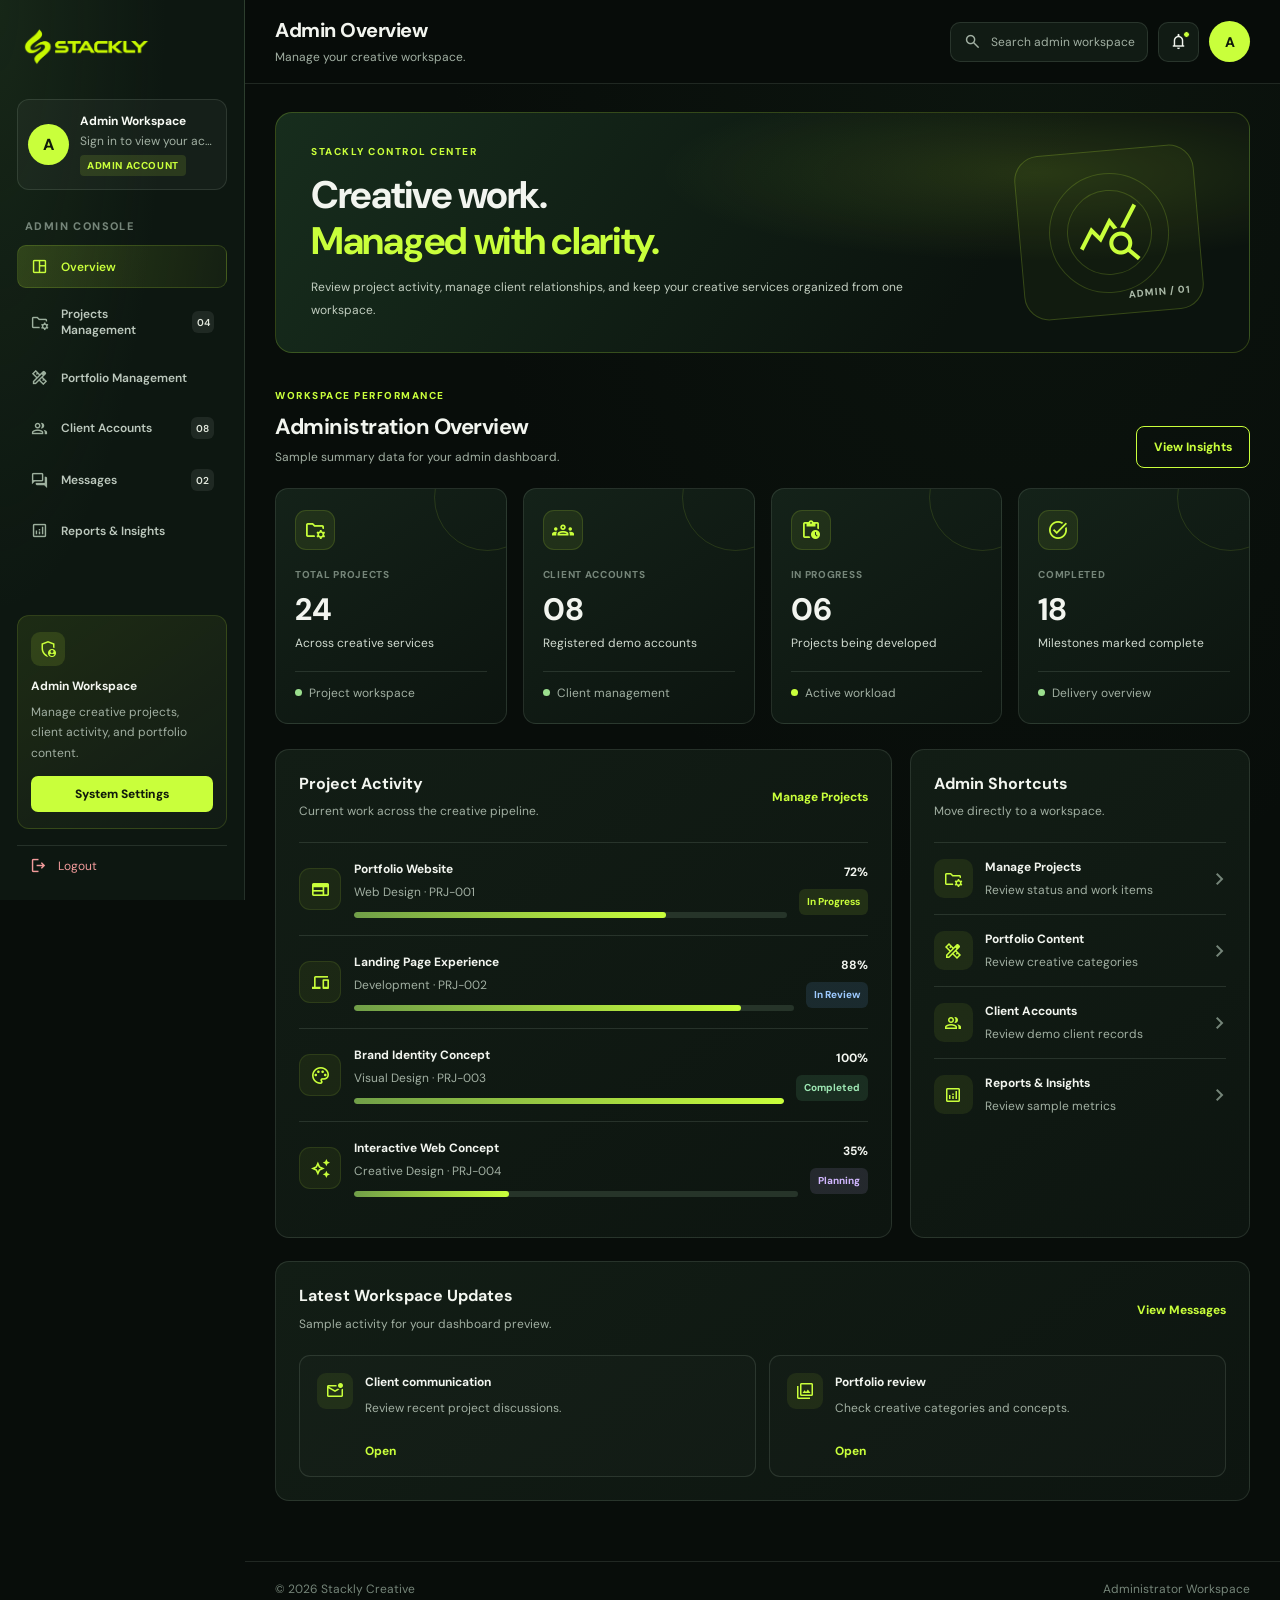
<file: admin-dashboard.html>
<!DOCTYPE html>
<html lang="en">
<head>
  <meta charset="UTF-8" />
  <meta name="viewport" content="width=device-width, initial-scale=1.0" />
  <meta name="theme-color" content="#080d0a" />
  <title>Admin Dashboard | Stackly Creative</title>

  <!-- Reuse shared dashboard styles -->
  <link rel="stylesheet" href="css/client-dashboard.css" />
  <link rel="stylesheet" href="css/admin-dashboard.css" />

  <link rel="preconnect" href="https://fonts.googleapis.com" />
  <link rel="preconnect" href="https://fonts.gstatic.com" crossorigin />
  <link href="https://fonts.googleapis.com/css2?family=DM+Sans:wght@400;500;600;700;800&display=swap" rel="stylesheet" />

  <link href="https://fonts.googleapis.com/css2?family=Material+Symbols+Outlined:opsz,wght,FILL,GRAD@20..48,400,0,0" rel="stylesheet" />
</head>

<body>
<div class="cd-app ad-app">

  <div class="cd-sidebar-overlay" id="adSidebarOverlay"></div>

  <!-- ADMIN SIDEBAR -->
  <aside class="cd-sidebar ad-sidebar" id="adSidebar">

    <a href="#overview" class="cd-brand" data-admin-view="overview" aria-label="Stackly Admin Home">
      <img src="assets/yellow-logo.webp" alt="Stackly" class="cd-brand-image" />
    </a>

    <div class="cd-user-card">
      <div class="cd-avatar" data-admin-initial>A</div>
      <div class="cd-user-info">
        <strong data-admin-email>Admin Workspace</strong>
        <span data-admin-email-full>Welcome to Stackly</span>
        <small>ADMIN ACCOUNT</small>
      </div>
    </div>

    <div class="cd-sidebar-label">ADMIN CONSOLE</div>

    <nav class="cd-navigation" aria-label="Admin dashboard navigation">
      <a href="#overview" class="cd-nav-link active" data-admin-view="overview">
        <span class="material-symbols-outlined">space_dashboard</span>
        <span>Overview</span>
      </a>

      <a href="#projects" class="cd-nav-link" data-admin-view="projects">
        <span class="material-symbols-outlined">folder_managed</span>
        <span>Projects Management</span>
        <small class="cd-nav-count">04</small>
      </a>

      <a href="#portfolio" class="cd-nav-link" data-admin-view="portfolio">
        <span class="material-symbols-outlined">design_services</span>
        <span>Portfolio Management</span>
      </a>

      <a href="#clients" class="cd-nav-link" data-admin-view="clients">
        <span class="material-symbols-outlined">group</span>
        <span>Client Accounts</span>
        <small class="cd-nav-count">08</small>
      </a>

      <a href="#messages" class="cd-nav-link" data-admin-view="messages">
        <span class="material-symbols-outlined">forum</span>
        <span>Messages</span>
        <small class="cd-nav-count">02</small>
      </a>

      <a href="#reports" class="cd-nav-link" data-admin-view="reports">
        <span class="material-symbols-outlined">analytics</span>
        <span>Reports & Insights</span>
      </a>
    </nav>

    <div class="cd-sidebar-bottom">
      <div class="cd-help-card">
        <span class="material-symbols-outlined">admin_panel_settings</span>
        <strong>Admin Workspace</strong>
        <p>Manage creative projects, client activity, and portfolio content.</p>
        <a href="404.html">System Settings</a>
      </div>

      <a href="login.html" class="cd-logout-link">
        <span class="material-symbols-outlined">logout</span>
        <span>Logout</span>
      </a>
    </div>
  </aside>

  <!-- MAIN CONTENT -->
  <main class="cd-main ad-main">

    <header class="cd-header ad-header">
      <div class="cd-header-title">
        <button
          class="cd-menu-toggle"
          id="adMenuToggle"
          type="button"
          aria-label="Open admin menu"
          aria-expanded="false"
        >
          <span class="material-symbols-outlined">menu</span>
        </button>

        <div>
          <h1 id="adPageTitle">Admin Overview</h1>
          <p id="adPageSubtitle">Manage your creative workspace.</p>
        </div>
      </div>

      <div class="cd-header-actions">
        <button class="cd-search-button" type="button" id="adSearchButton" aria-label="Search admin workspace">
          <span class="material-symbols-outlined">search</span>
          <span>Search admin workspace</span>
        </button>

        <button class="cd-icon-button" type="button" id="adNotificationsButton" aria-label="Notifications">
          <span class="material-symbols-outlined">notifications</span>
          <span class="cd-notification-dot"></span>
        </button>

        <button class="cd-header-avatar" type="button" id="adProfileButton" data-admin-initial aria-label="Open admin profile">A</button>
      </div>
    </header>

    <div class="cd-content ad-content" id="adContent">

      <!-- OVERVIEW -->
      <section class="cd-view active" data-admin-page="overview">

        <div class="ad-hero">
          <div class="ad-hero-copy">
            <span class="cd-overline">STACKLY CONTROL CENTER</span>
            <h2>Creative work.<br /><span>Managed with clarity.</span></h2>
            <p>
              Review project activity, manage client relationships, and keep
              your creative services organized from one workspace.
            </p>
          </div>

          <div class="ad-hero-visual">
            <span class="material-symbols-outlined">query_stats</span>
            <div class="ad-hero-orbit orbit-one"></div>
            <div class="ad-hero-orbit orbit-two"></div>
            <span class="ad-hero-caption">ADMIN / 01</span>
          </div>
        </div>

        <div class="ad-section-heading">
          <div>
            <span class="cd-overline">WORKSPACE PERFORMANCE</span>
            <h2>Administration Overview</h2>
            <p>Sample summary data for your admin dashboard.</p>
          </div>
          <a href="#reports" class="cd-outline-button" data-admin-view="reports">View Insights</a>
        </div>

        <div class="ad-metrics-grid">
          <article class="ad-metric-card">
            <div class="ad-metric-icon"><span class="material-symbols-outlined">folder_managed</span></div>
            <span class="ad-metric-label">TOTAL PROJECTS</span>
            <strong>24</strong>
            <p>Across creative services</p>
            <div class="ad-metric-foot"><span class="ad-dot green-dot"></span>Project workspace</div>
          </article>

          <article class="ad-metric-card">
            <div class="ad-metric-icon"><span class="material-symbols-outlined">groups</span></div>
            <span class="ad-metric-label">CLIENT ACCOUNTS</span>
            <strong>08</strong>
            <p>Registered demo accounts</p>
            <div class="ad-metric-foot"><span class="ad-dot green-dot"></span>Client management</div>
          </article>

          <article class="ad-metric-card">
            <div class="ad-metric-icon"><span class="material-symbols-outlined">pending_actions</span></div>
            <span class="ad-metric-label">IN PROGRESS</span>
            <strong>06</strong>
            <p>Projects being developed</p>
            <div class="ad-metric-foot"><span class="ad-dot lime-dot"></span>Active workload</div>
          </article>

          <article class="ad-metric-card">
            <div class="ad-metric-icon"><span class="material-symbols-outlined">task_alt</span></div>
            <span class="ad-metric-label">COMPLETED</span>
            <strong>18</strong>
            <p>Milestones marked complete</p>
            <div class="ad-metric-foot"><span class="ad-dot green-dot"></span>Delivery overview</div>
          </article>
        </div>

        <div class="ad-overview-layout">

          <section class="cd-panel ad-activity-panel">
            <div class="cd-panel-heading">
              <div>
                <h3>Project Activity</h3>
                <p>Current work across the creative pipeline.</p>
              </div>
              <a href="#projects" class="cd-text-link" data-admin-view="projects">Manage Projects</a>
            </div>

            <div class="ad-activity-list">
              <article class="ad-activity-row">
                <div class="ad-activity-icon"><span class="material-symbols-outlined">web</span></div>
                <div class="ad-activity-info">
                  <strong>Portfolio Website</strong>
                  <span>Web Design · PRJ-001</span>
                  <div class="ad-progress-track"><span style="width:72%"></span></div>
                </div>
                <div class="ad-activity-status">
                  <strong>72%</strong>
                  <span class="cd-status status-progress">In Progress</span>
                </div>
              </article>

              <article class="ad-activity-row">
                <div class="ad-activity-icon"><span class="material-symbols-outlined">devices</span></div>
                <div class="ad-activity-info">
                  <strong>Landing Page Experience</strong>
                  <span>Development · PRJ-002</span>
                  <div class="ad-progress-track"><span style="width:88%"></span></div>
                </div>
                <div class="ad-activity-status">
                  <strong>88%</strong>
                  <span class="cd-status status-review">In Review</span>
                </div>
              </article>

              <article class="ad-activity-row">
                <div class="ad-activity-icon"><span class="material-symbols-outlined">palette</span></div>
                <div class="ad-activity-info">
                  <strong>Brand Identity Concept</strong>
                  <span>Visual Design · PRJ-003</span>
                  <div class="ad-progress-track"><span style="width:100%"></span></div>
                </div>
                <div class="ad-activity-status">
                  <strong>100%</strong>
                  <span class="cd-status status-complete">Completed</span>
                </div>
              </article>

              <article class="ad-activity-row">
                <div class="ad-activity-icon"><span class="material-symbols-outlined">auto_awesome</span></div>
                <div class="ad-activity-info">
                  <strong>Interactive Web Concept</strong>
                  <span>Creative Design · PRJ-004</span>
                  <div class="ad-progress-track"><span style="width:35%"></span></div>
                </div>
                <div class="ad-activity-status">
                  <strong>35%</strong>
                  <span class="cd-status status-planning">Planning</span>
                </div>
              </article>
            </div>
          </section>

          <section class="cd-panel ad-quick-panel">
            <div class="cd-panel-heading">
              <div>
                <h3>Admin Shortcuts</h3>
                <p>Move directly to a workspace.</p>
              </div>
            </div>

            <a href="#projects" class="ad-shortcut" data-admin-view="projects">
              <span class="ad-shortcut-icon"><span class="material-symbols-outlined">folder_managed</span></span>
              <span><strong>Manage Projects</strong><small>Review status and work items</small></span>
              <span class="material-symbols-outlined ad-shortcut-end">chevron_right</span>
            </a>

            <a href="#portfolio" class="ad-shortcut" data-admin-view="portfolio">
              <span class="ad-shortcut-icon"><span class="material-symbols-outlined">design_services</span></span>
              <span><strong>Portfolio Content</strong><small>Review creative categories</small></span>
              <span class="material-symbols-outlined ad-shortcut-end">chevron_right</span>
            </a>

            <a href="#clients" class="ad-shortcut" data-admin-view="clients">
              <span class="ad-shortcut-icon"><span class="material-symbols-outlined">group</span></span>
              <span><strong>Client Accounts</strong><small>Review demo client records</small></span>
              <span class="material-symbols-outlined ad-shortcut-end">chevron_right</span>
            </a>

            <a href="#reports" class="ad-shortcut" data-admin-view="reports">
              <span class="ad-shortcut-icon"><span class="material-symbols-outlined">analytics</span></span>
              <span><strong>Reports & Insights</strong><small>Review sample metrics</small></span>
              <span class="material-symbols-outlined ad-shortcut-end">chevron_right</span>
            </a>
          </section>

        </div>

        <section class="cd-panel ad-bottom-activity">
          <div class="cd-panel-heading">
            <div>
              <h3>Latest Workspace Updates</h3>
              <p>Sample activity for your dashboard preview.</p>
            </div>
            <a href="#messages" class="cd-text-link" data-admin-view="messages">View Messages</a>
          </div>

          <div class="ad-update-grid">
            <article class="ad-update-item">
              <span class="material-symbols-outlined">mark_email_unread</span>
              <div><strong>Client communication</strong><p>Review recent project discussions.</p></div>
              <a href="#messages" data-admin-view="messages">Open</a>
            </article>
            <article class="ad-update-item">
              <span class="material-symbols-outlined">collections</span>
              <div><strong>Portfolio review</strong><p>Check creative categories and concepts.</p></div>
              <a href="#portfolio" data-admin-view="portfolio">Open</a>
            </article>
          </div>
        </section>

      </section>

      <!-- PROJECT MANAGEMENT -->
      <section class="cd-view" data-admin-page="projects">
        <div class="ad-page-banner">
          <span class="cd-overline">PROJECT OPERATIONS</span>
          <h2>Projects Management</h2>
          <p>Review project delivery, progress, and creative workload.</p>
        </div>

        <div class="ad-project-kpis">
          <article><span>All Projects</span><strong>24</strong><small>Across all categories</small></article>
          <article><span>In Progress</span><strong>06</strong><small>Active work items</small></article>
          <article><span>Awaiting Review</span><strong>03</strong><small>Ready for review</small></article>
          <article><span>Completed</span><strong>18</strong><small>Marked complete</small></article>
        </div>

        <section class="cd-panel ad-admin-panel">
          <div class="cd-panel-heading">
            <div><h3>Project Register</h3><p>Sample project records for the admin interface.</p></div>
            <a href="404.html" class="cd-primary-button">Add New Project</a>
          </div>

          <div class="cd-table-wrap">
            <table class="cd-project-table">
              <thead><tr><th>Project</th><th>Client</th><th>Category</th><th>Progress</th><th>Status</th><th>Action</th></tr></thead>
              <tbody>
                <tr><td><strong>Portfolio Website</strong><span>PRJ-001</span></td><td>Client A</td><td>Web Design</td><td>72%</td><td><span class="cd-status status-progress">In Progress</span></td><td><a href="404.html" class="cd-small-link">Details</a></td></tr>
                <tr><td><strong>Landing Page Experience</strong><span>PRJ-002</span></td><td>Client B</td><td>Development</td><td>88%</td><td><span class="cd-status status-review">In Review</span></td><td><a href="404.html" class="cd-small-link">Details</a></td></tr>
                <tr><td><strong>Brand Identity Concept</strong><span>PRJ-003</span></td><td>Client C</td><td>Brand Design</td><td>100%</td><td><span class="cd-status status-complete">Completed</span></td><td><a href="404.html" class="cd-small-link">Details</a></td></tr>
                <tr><td><strong>Interactive Web Concept</strong><span>PRJ-004</span></td><td>Client D</td><td>Interaction</td><td>35%</td><td><span class="cd-status status-planning">Planning</span></td><td><a href="404.html" class="cd-small-link">Details</a></td></tr>
                <tr><td><strong>Digital Brand Refresh</strong><span>PRJ-005</span></td><td>Client E</td><td>Brand Design</td><td>54%</td><td><span class="cd-status status-progress">In Progress</span></td><td><a href="404.html" class="cd-small-link">Details</a></td></tr>
              </tbody>
            </table>
          </div>
        </section>

        <section class="cd-panel ad-management-note">
          <span class="material-symbols-outlined">info</span>
          <div><strong>Project management workspace</strong><p>Project records are demonstration content. Add, edit, and delete operations can be connected to your project API.</p></div>
        </section>
      </section>

      <!-- PORTFOLIO MANAGEMENT -->
      <section class="cd-view" data-admin-page="portfolio">
        <div class="ad-page-banner">
          <span class="cd-overline">CREATIVE CONTENT</span>
          <h2>Portfolio Management</h2>
          <p>Organize portfolio categories and review creative presentation concepts.</p>
        </div>

        <div class="ad-portfolio-feature">
          <div><span class="cd-overline">CONTENT OVERVIEW</span><h3>Every project tells a story.</h3><p>Keep the creative work organized, consistent, and ready to showcase.</p></div>
          <a href="404.html" class="cd-primary-button">Add Portfolio Item</a>
        </div>

        <div class="ad-admin-portfolio-grid">
          <article class="ad-admin-portfolio-card">
            <div class="ad-admin-art art-one"><span class="material-symbols-outlined">language</span><small>01 / DIGITAL</small></div>
            <div class="ad-admin-portfolio-info"><span>WEB DESIGN</span><h3>Digital Experiences</h3><p>Responsive website concepts and landing page designs.</p><div class="ad-card-meta"><span>08 items</span><span class="cd-status status-complete">Published</span></div><a href="404.html" class="cd-outline-button">Manage Content</a></div>
          </article>
          <article class="ad-admin-portfolio-card">
            <div class="ad-admin-art art-two"><span class="material-symbols-outlined">palette</span><small>02 / IDENTITY</small></div>
            <div class="ad-admin-portfolio-info"><span>BRAND DESIGN</span><h3>Visual Identity</h3><p>Brand systems, visual guidelines, and design concepts.</p><div class="ad-card-meta"><span>05 items</span><span class="cd-status status-complete">Published</span></div><a href="404.html" class="cd-outline-button">Manage Content</a></div>
          </article>
          <article class="ad-admin-portfolio-card">
            <div class="ad-admin-art art-three"><span class="material-symbols-outlined">animation</span><small>03 / INTERACTIVE</small></div>
            <div class="ad-admin-portfolio-info"><span>MOTION DESIGN</span><h3>Motion & Interaction</h3><p>Micro-interactions and animated web experiences.</p><div class="ad-card-meta"><span>03 items</span><span class="cd-status status-review">In Review</span></div><a href="404.html" class="cd-outline-button">Manage Content</a></div>
          </article>
        </div>

        <section class="cd-panel ad-management-note">
          <span class="material-symbols-outlined">tips_and_updates</span>
          <div><strong>Portfolio content controls</strong><p>Use these cards as the admin design. Connect publishing and editing actions to your content management API when ready.</p></div>
        </section>
      </section>

      <!-- CLIENT ACCOUNTS -->
      <section class="cd-view" data-admin-page="clients">
        <div class="ad-page-banner">
          <span class="cd-overline">RELATIONSHIP MANAGEMENT</span>
          <h2>Client Accounts</h2>
          <p>Review example client accounts and their associated project activity.</p>
        </div>

        <div class="ad-client-overview">
          <article><span class="material-symbols-outlined">groups</span><span>Total Accounts</span><strong>08</strong></article>
          <article><span class="material-symbols-outlined">work_history</span><span>With Projects</span><strong>06</strong></article>
          <article><span class="material-symbols-outlined">mark_email_unread</span><span>Needs Follow-up</span><strong>02</strong></article>
        </div>

        <section class="cd-panel ad-admin-panel">
          <div class="cd-panel-heading"><div><h3>Client Directory</h3><p>Example records for the admin dashboard preview.</p></div><a href="404.html" class="cd-primary-button">Add Client</a></div>
          <div class="cd-table-wrap">
            <table class="cd-project-table">
              <thead><tr><th>Client</th><th>Account ID</th><th>Projects</th><th>Account Status</th><th>Action</th></tr></thead>
              <tbody>
                <tr><td><strong>Alex Morgan</strong><span>alex@example.com</span></td><td>CL-001</td><td>03</td><td><span class="cd-status status-complete">Active</span></td><td><a href="404.html" class="cd-small-link">View</a></td></tr>
                <tr><td><strong>Jordan Lee</strong><span>jordan@example.com</span></td><td>CL-002</td><td>02</td><td><span class="cd-status status-complete">Active</span></td><td><a href="404.html" class="cd-small-link">View</a></td></tr>
                <tr><td><strong>Taylor Brooks</strong><span>taylor@example.com</span></td><td>CL-003</td><td>01</td><td><span class="cd-status status-review">Review</span></td><td><a href="404.html" class="cd-small-link">View</a></td></tr>
                <tr><td><strong>Casey Rivera</strong><span>casey@example.com</span></td><td>CL-004</td><td>02</td><td><span class="cd-status status-complete">Active</span></td><td><a href="404.html" class="cd-small-link">View</a></td></tr>
                <tr><td><strong>Riley Parker</strong><span>riley@example.com</span></td><td>CL-005</td><td>01</td><td><span class="cd-status status-planning">Pending</span></td><td><a href="404.html" class="cd-small-link">View</a></td></tr>
              </tbody>
            </table>
          </div>
        </section>

        <section class="cd-panel ad-management-note">
          <span class="material-symbols-outlined">shield</span>
          <div><strong>Client privacy</strong><p>These client names and emails are sample data. Real account information should be loaded from a secured backend with appropriate admin permissions.</p></div>
        </section>
      </section>

      <!-- MESSAGES -->
      <section class="cd-view" data-admin-page="messages">
        <div class="ad-page-banner">
          <span class="cd-overline">COMMUNICATION CENTER</span>
          <h2>Messages & Requests</h2>
          <p>Review example client communications and project enquiries.</p>
        </div>

        <div class="ad-message-kpis">
          <article><span>All Messages</span><strong>12</strong><small>Sample records</small></article>
          <article><span>Unread</span><strong>02</strong><small>Awaiting review</small></article>
          <article><span>Project Enquiries</span><strong>05</strong><small>Creative requests</small></article>
        </div>

        <div class="ad-message-grid">
          <section class="cd-panel">
            <div class="cd-panel-heading"><div><h3>Recent Communications</h3><p>Example messages for the admin interface.</p></div></div>

            <article class="ad-message-row">
              <div class="ad-message-avatar">A</div>
              <div><strong>Alex Morgan</strong><p>Request for a portfolio website project discussion.</p><small>Project enquiry · Sample message</small></div>
              <a href="404.html" class="cd-small-link">Open</a>
            </article>
            <article class="ad-message-row">
              <div class="ad-message-avatar">J</div>
              <div><strong>Jordan Lee</strong><p>Feedback on the responsive landing page concept.</p><small>Project feedback · Sample message</small></div>
              <a href="404.html" class="cd-small-link">Open</a>
            </article>
            <article class="ad-message-row">
              <div class="ad-message-avatar">T</div>
              <div><strong>Taylor Brooks</strong><p>Question about branding and visual identity services.</p><small>Service enquiry · Sample message</small></div>
              <a href="404.html" class="cd-small-link">Open</a>
            </article>
          </section>

          <section class="cd-panel ad-message-side">
            <span class="material-symbols-outlined">mark_email_unread</span>
            <h3>Keep communication moving.</h3>
            <p>Respond to client requests, clarify project goals, and keep every creative collaboration organized.</p>
            <a href="404.html" class="cd-primary-button">Open Message Center</a>
          </section>
        </div>
      </section>

      <!-- REPORTS -->
      <section class="cd-view" data-admin-page="reports">
        <div class="ad-page-banner">
          <span class="cd-overline">DATA & PERFORMANCE</span>
          <h2>Reports & Insights</h2>
          <p>Review example project distribution, completion rates, and workspace metrics.</p>
        </div>

        <div class="ad-report-kpis">
          <article><span>Completion Rate</span><strong>75%</strong><small>Illustrative sample metric</small></article>
          <article><span>Active Projects</span><strong>06</strong><small>Current sample workload</small></article>
          <article><span>Portfolio Categories</span><strong>03</strong><small>Creative content groups</small></article>
          <article><span>Client Accounts</span><strong>08</strong><small>Sample account records</small></article>
        </div>

        <div class="ad-reports-grid">
          <section class="cd-panel">
            <div class="cd-panel-heading"><div><h3>Project Completion</h3><p>Illustrative status distribution.</p></div></div>
            <div class="ad-bars">
              <div class="ad-bar-row"><div><span>Completed</span><strong>75%</strong></div><div class="ad-bar-track"><span style="width:75%"></span></div></div>
              <div class="ad-bar-row"><div><span>In Progress</span><strong>60%</strong></div><div class="ad-bar-track"><span style="width:60%"></span></div></div>
              <div class="ad-bar-row"><div><span>In Review</span><strong>35%</strong></div><div class="ad-bar-track"><span style="width:35%"></span></div></div>
              <div class="ad-bar-row"><div><span>Planning</span><strong>20%</strong></div><div class="ad-bar-track"><span style="width:20%"></span></div></div>
            </div>
          </section>

          <section class="cd-panel ad-report-focus">
            <span class="material-symbols-outlined">insights</span>
            <span class="cd-overline">ADMIN INSIGHT</span>
            <h3>Clarity creates momentum.</h3>
            <p>Use project status, client activity, and portfolio content to identify what needs attention next.</p>
            <a href="#projects" class="cd-outline-button" data-admin-view="projects">Review Project Status</a>
          </section>
        </div>

        <section class="cd-panel ad-management-note">
          <span class="material-symbols-outlined">info</span>
          <div><strong>Sample reporting data</strong><p>The displayed figures and bar widths are illustrative only. Connect analytics to your actual database before using these reports for business decisions.</p></div>
        </section>
      </section>

      <!-- ADMIN PROFILE -->
      <section class="cd-view" data-admin-page="profile">
        <div class="ad-page-banner">
          <span class="cd-overline">ADMIN ACCOUNT</span>
          <h2>Administrator Profile</h2>
          <p>View the email identity used to enter the admin workspace.</p>
        </div>

        <section class="cd-panel ad-profile-card">
          <div class="ad-profile-cover"></div>
          <div class="ad-profile-body">
            <div class="ad-profile-avatar" data-admin-initial>A</div>
            <h3 data-admin-email>Admin Workspace</h3>
            <p data-admin-email-full>Sign in to view your account</p>
            <span class="ad-admin-badge">ADMIN ACCOUNT</span>

            <div class="ad-profile-details">
              <div><span>EMAIL ADDRESS</span><strong data-admin-email-full>Not available</strong></div>
              <div><span>ACCOUNT ROLE</span><strong>Administrator</strong></div>
              <div><span>WORKSPACE</span><strong>Stackly Creative</strong></div>
            </div>

            <p class="ad-profile-note">Account identity is displayed from the email saved during login. For production, verify administrator permissions on your backend.</p>
            <a href="404.html" class="cd-primary-button">Manage Account</a>
          </div>
        </section>
      </section>

    </div>

    <footer class="cd-footer ad-footer">
      <span>© <span id="adCurrentYear"></span> Stackly Creative</span>
      <span>Administrator Workspace</span>
    </footer>
  </main>
</div>

<script src="js/admin-dashboard.js"></script>
</body>
</html>
</file>
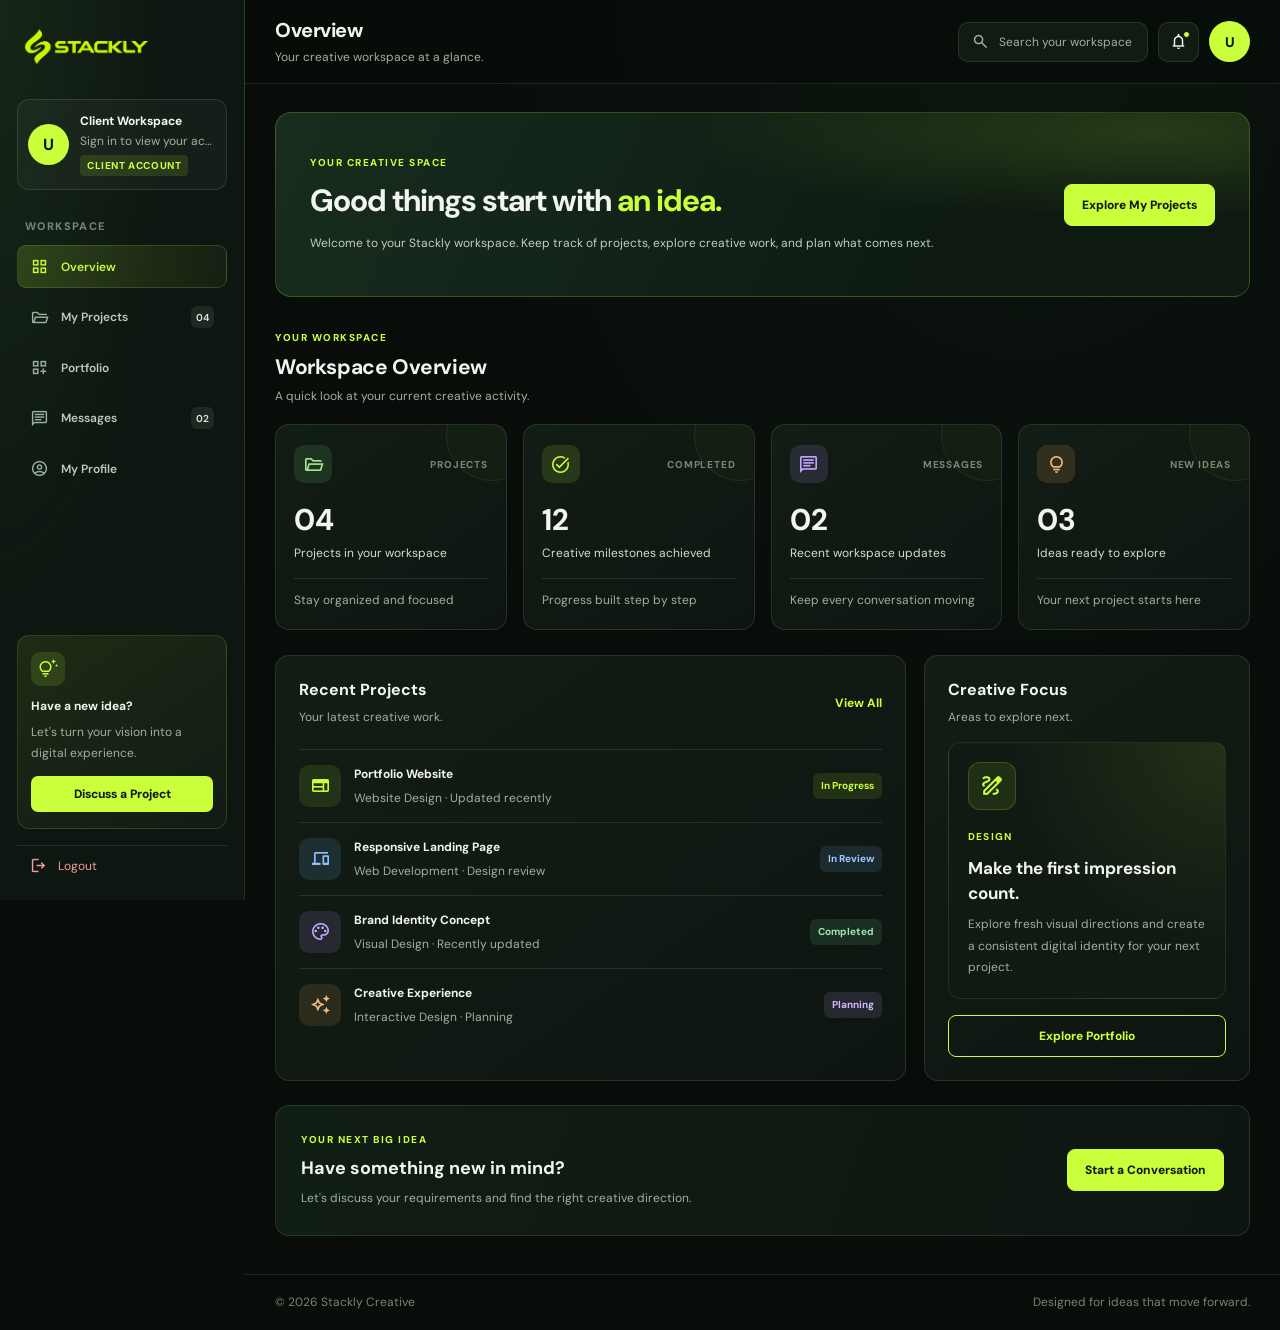
<file: client-dashboard.html>
<!DOCTYPE html>
<html lang="en">
<head>
  <meta charset="UTF-8" />
  <meta name="viewport" content="width=device-width, initial-scale=1.0" />
  <meta name="theme-color" content="#080d0a" />
  <title>Client Dashboard | Stackly Creative</title>

  <link rel="stylesheet" href="css/client-dashboard.css" />

  <link rel="preconnect" href="https://fonts.googleapis.com" />
  <link rel="preconnect" href="https://fonts.gstatic.com" crossorigin />
  <link href="https://fonts.googleapis.com/css2?family=DM+Sans:wght@400;500;600;700;800&display=swap" rel="stylesheet" />

  <link href="https://fonts.googleapis.com/css2?family=Material+Symbols+Outlined:opsz,wght,FILL,GRAD@20..48,400,0,0" rel="stylesheet" />
</head>

<body>
  <div class="cd-app">

    <!-- MOBILE SIDEBAR OVERLAY -->
    <div class="cd-sidebar-overlay" id="cdSidebarOverlay"></div>

    <!-- SIDEBAR -->
    <aside class="cd-sidebar" id="cdSidebar">

    
<a href="#overview" class="cd-brand" data-view="overview" aria-label="Stackly Home">
  <img
    src="assets/yellow-logo.webp"
    alt="Stackly"
    class="cd-brand-image"
  />
</a>


      <div class="cd-user-card">
        <div class="cd-avatar" data-user-initial>U</div>
        <div class="cd-user-info">
          <strong data-user-email>Client Workspace</strong>
          <span data-user-email-full>Welcome to Stackly</span>
          <small>CLIENT ACCOUNT</small>
        </div>
      </div>

      <div class="cd-sidebar-label">WORKSPACE</div>

      <nav class="cd-navigation" aria-label="Client dashboard navigation">
        <a href="#overview" class="cd-nav-link active" data-view="overview">
          <span class="material-symbols-outlined">grid_view</span>
          <span>Overview</span>
        </a>

        <a href="#projects" class="cd-nav-link" data-view="projects">
          <span class="material-symbols-outlined">folder_open</span>
          <span>My Projects</span>
          <small class="cd-nav-count">04</small>
        </a>

        <a href="#portfolio" class="cd-nav-link" data-view="portfolio">
          <span class="material-symbols-outlined">dashboard_customize</span>
          <span>Portfolio</span>
        </a>

        <a href="#messages" class="cd-nav-link" data-view="messages">
          <span class="material-symbols-outlined">chat</span>
          <span>Messages</span>
          <small class="cd-nav-count">02</small>
        </a>

        <a href="#profile" class="cd-nav-link" data-view="profile">
          <span class="material-symbols-outlined">account_circle</span>
          <span>My Profile</span>
        </a>
      </nav>

      <div class="cd-sidebar-bottom">
        <div class="cd-help-card">
          <span class="material-symbols-outlined">tips_and_updates</span>
          <strong>Have a new idea?</strong>
          <p>Let's turn your vision into a digital experience.</p>
          <a href="404.html">Discuss a Project</a>
        </div>

        <a href="login.html" class="cd-logout-link">
          <span class="material-symbols-outlined">logout</span>
          <span>Logout</span>
        </a>
      </div>
    </aside>

    <!-- MAIN WORKSPACE -->
    <main class="cd-main">

      <!-- TOP HEADER -->
      <header class="cd-header">

        <div class="cd-header-title">
          <button
            class="cd-menu-toggle"
            id="cdMenuToggle"
            type="button"
            aria-label="Open dashboard menu"
            aria-expanded="false"
          >
            <span class="material-symbols-outlined">menu</span>
          </button>

          <div>
            <h1 id="cdPageTitle">Overview</h1>
            <p id="cdPageSubtitle">Your creative workspace at a glance.</p>
          </div>
        </div>

        <div class="cd-header-actions">
          <button
            type="button"
            class="cd-search-button"
            id="cdSearchButton"
            aria-label="Search workspace"
          >
            <span class="material-symbols-outlined">search</span>
            <span>Search your workspace</span>
          </button>

          <button
            type="button"
            class="cd-icon-button"
            id="cdNotificationsButton"
            aria-label="Notifications"
            title="Notifications"
          >
            <span class="material-symbols-outlined">notifications</span>
            <span class="cd-notification-dot"></span>
          </button>

          <button
            type="button"
            class="cd-header-avatar"
            id="cdProfileButton"
            data-user-initial
            aria-label="Open profile"
          >U</button>
        </div>
      </header>

      <!-- ALL VIEWS RENDER INSIDE THIS SINGLE CONTAINER -->
      <div class="cd-content" id="cdContent">

        <!-- OVERVIEW -->
        <section class="cd-view active" id="view-overview" data-page="overview">

          <div class="cd-welcome-banner">
            <div class="cd-welcome-copy">
              <span class="cd-overline">YOUR CREATIVE SPACE</span>
              <h2>Good things start with <span>an idea.</span></h2>
              <p>
                Welcome to your Stackly workspace. Keep track of projects,
                explore creative work, and plan what comes next.
              </p>
            </div>

            <a href="#projects" class="cd-primary-button" data-view="projects">
              Explore My Projects
            </a>
          </div>

          <div class="cd-section-heading">
            <div>
              <span class="cd-overline">YOUR WORKSPACE</span>
              <h2>Workspace Overview</h2>
              <p>A quick look at your current creative activity.</p>
            </div>
          </div>

          <div class="cd-stats-grid">
            <article class="cd-stat-card">
              <div class="cd-stat-top">
                <span class="cd-stat-icon green">
                  <span class="material-symbols-outlined">folder_open</span>
                </span>
                <span class="cd-stat-label">PROJECTS</span>
              </div>
              <strong>04</strong>
              <p>Projects in your workspace</p>
              <div class="cd-stat-bottom">Stay organized and focused</div>
            </article>

            <article class="cd-stat-card">
              <div class="cd-stat-top">
                <span class="cd-stat-icon lime">
                  <span class="material-symbols-outlined">task_alt</span>
                </span>
                <span class="cd-stat-label">COMPLETED</span>
              </div>
              <strong>12</strong>
              <p>Creative milestones achieved</p>
              <div class="cd-stat-bottom">Progress built step by step</div>
            </article>

            <article class="cd-stat-card">
              <div class="cd-stat-top">
                <span class="cd-stat-icon purple">
                  <span class="material-symbols-outlined">chat</span>
                </span>
                <span class="cd-stat-label">MESSAGES</span>
              </div>
              <strong>02</strong>
              <p>Recent workspace updates</p>
              <div class="cd-stat-bottom">Keep every conversation moving</div>
            </article>

            <article class="cd-stat-card">
              <div class="cd-stat-top">
                <span class="cd-stat-icon orange">
                  <span class="material-symbols-outlined">lightbulb</span>
                </span>
                <span class="cd-stat-label">NEW IDEAS</span>
              </div>
              <strong>03</strong>
              <p>Ideas ready to explore</p>
              <div class="cd-stat-bottom">Your next project starts here</div>
            </article>
          </div>

          <div class="cd-overview-grid">

            <section class="cd-panel cd-project-panel">
              <div class="cd-panel-heading">
                <div>
                  <h3>Recent Projects</h3>
                  <p>Your latest creative work.</p>
                </div>
                <a href="#projects" data-view="projects" class="cd-text-link">View All</a>
              </div>

              <div class="cd-project-list">

                <article class="cd-project-row">
                  <div class="cd-project-symbol project-one">
                    <span class="material-symbols-outlined">web</span>
                  </div>
                  <div class="cd-project-info">
                    <strong>Portfolio Website</strong>
                    <span>Website Design · Updated recently</span>
                  </div>
                  <span class="cd-status status-progress">In Progress</span>
                </article>

                <article class="cd-project-row">
                  <div class="cd-project-symbol project-two">
                    <span class="material-symbols-outlined">devices</span>
                  </div>
                  <div class="cd-project-info">
                    <strong>Responsive Landing Page</strong>
                    <span>Web Development · Design review</span>
                  </div>
                  <span class="cd-status status-review">In Review</span>
                </article>

                <article class="cd-project-row">
                  <div class="cd-project-symbol project-three">
                    <span class="material-symbols-outlined">palette</span>
                  </div>
                  <div class="cd-project-info">
                    <strong>Brand Identity Concept</strong>
                    <span>Visual Design · Recently updated</span>
                  </div>
                  <span class="cd-status status-complete">Completed</span>
                </article>

                <article class="cd-project-row">
                  <div class="cd-project-symbol project-four">
                    <span class="material-symbols-outlined">auto_awesome</span>
                  </div>
                  <div class="cd-project-info">
                    <strong>Creative Experience</strong>
                    <span>Interactive Design · Planning</span>
                  </div>
                  <span class="cd-status status-planning">Planning</span>
                </article>

              </div>
            </section>

            <section class="cd-panel cd-focus-panel">
              <div class="cd-panel-heading">
                <div>
                  <h3>Creative Focus</h3>
                  <p>Areas to explore next.</p>
                </div>
              </div>

              <div class="cd-focus-feature">
                <div class="cd-focus-graphic">
                  <span class="material-symbols-outlined">draw</span>
                </div>
                <span class="cd-focus-tag">DESIGN</span>
                <h4>Make the first impression count.</h4>
                <p>
                  Explore fresh visual directions and create a consistent
                  digital identity for your next project.
                </p>
              </div>

              <a href="#portfolio" data-view="portfolio" class="cd-outline-button">
                Explore Portfolio
              </a>
            </section>

          </div>

          <section class="cd-bottom-banner">
            <div>
              <span class="cd-overline">YOUR NEXT BIG IDEA</span>
              <h3>Have something new in mind?</h3>
              <p>Let's discuss your requirements and find the right creative direction.</p>
            </div>
            <a href="contact.html" class="cd-primary-button">Start a Conversation</a>
          </section>

        </section>

        <!-- PROJECTS -->
        <section class="cd-view" id="view-projects" data-page="projects">
          <div class="cd-page-intro">
            <span class="cd-overline">PLAN. CREATE. DELIVER.</span>
            <h2>My Projects</h2>
            <p>Review your project concepts, progress, and creative milestones.</p>
          </div>

          <div class="cd-project-summary-grid">
            <article class="cd-mini-card">
              <span class="material-symbols-outlined">folder_open</span>
              <strong>04</strong>
              <p>Total Projects</p>
            </article>
            <article class="cd-mini-card">
              <span class="material-symbols-outlined">pending_actions</span>
              <strong>02</strong>
              <p>In Progress</p>
            </article>
            <article class="cd-mini-card">
              <span class="material-symbols-outlined">task_alt</span>
              <strong>01</strong>
              <p>Completed</p>
            </article>
          </div>

          <section class="cd-panel cd-full-panel">
            <div class="cd-panel-heading">
              <div>
                <h3>All Projects</h3>
                <p>Example projects for your freelancer workspace.</p>
              </div>
              <a href="404.html" class="cd-primary-button">Request a Project</a>
            </div>

            <div class="cd-table-wrap">
              <table class="cd-project-table">
                <thead>
                  <tr>
                    <th>Project</th>
                    <th>Category</th>
                    <th>Status</th>
                    <th>Action</th>
                  </tr>
                </thead>
                <tbody>
                  <tr>
                    <td><strong>Portfolio Website</strong><span>PRJ-001</span></td>
                    <td>Web Design</td>
                    <td><span class="cd-status status-progress">In Progress</span></td>
                    <td><a href="404.html" class="cd-small-link">View Details</a></td>
                  </tr>
                  <tr>
                    <td><strong>Responsive Landing Page</strong><span>PRJ-002</span></td>
                    <td>Development</td>
                    <td><span class="cd-status status-review">In Review</span></td>
                    <td><a href="404.html" class="cd-small-link">View Details</a></td>
                  </tr>
                  <tr>
                    <td><strong>Brand Identity Concept</strong><span>PRJ-003</span></td>
                    <td>Visual Design</td>
                    <td><span class="cd-status status-complete">Completed</span></td>
                    <td><a href="404.html" class="cd-small-link">View Details</a></td>
                  </tr>
                  <tr>
                    <td><strong>Creative Experience</strong><span>PRJ-004</span></td>
                    <td>Interactive Design</td>
                    <td><span class="cd-status status-planning">Planning</span></td>
                    <td><a href="404.html" class="cd-small-link">View Details</a></td>
                  </tr>
                </tbody>
              </table>
            </div>
          </section>

          <section class="cd-bottom-banner">
            <div>
              <span class="cd-overline">GOT ANOTHER IDEA?</span>
              <h3>Your next project could start today.</h3>
              <p>Share your goals and explore possibilities for your next digital experience.</p>
            </div>
            <a href="contact.html" class="cd-primary-button">Discuss Your Idea</a>
          </section>
        </section>

        <!-- PORTFOLIO -->
        <section class="cd-view" id="view-portfolio" data-page="portfolio">
          <div class="cd-page-intro">
            <span class="cd-overline">CREATIVITY IN ACTION</span>
            <h2>Creative Portfolio</h2>
            <p>Explore sample creative categories and inspiration for your next project.</p>
          </div>

          <div class="cd-portfolio-grid">
            <article class="cd-portfolio-card">
              <div class="cd-portfolio-art art-web">
                <span class="material-symbols-outlined">language</span>
                <span class="cd-art-label">01 / WEB</span>
              </div>
              <div class="cd-portfolio-info">
                <span>WEB DESIGN</span>
                <h3>Digital Experiences</h3>
                <p>Modern layouts, clear content, and responsive interfaces.</p>
                <a href="404.html" class="cd-small-link">Explore Concept</a>
              </div>
            </article>

            <article class="cd-portfolio-card">
              <div class="cd-portfolio-art art-brand">
                <span class="material-symbols-outlined">palette</span>
                <span class="cd-art-label">02 / BRAND</span>
              </div>
              <div class="cd-portfolio-info">
                <span>BRAND DESIGN</span>
                <h3>Visual Identity</h3>
                <p>Distinctive colors, visual systems, and brand consistency.</p>
                <a href="404.html" class="cd-small-link">Explore Concept</a>
              </div>
            </article>

            <article class="cd-portfolio-card">
              <div class="cd-portfolio-art art-motion">
                <span class="material-symbols-outlined">animation</span>
                <span class="cd-art-label">03 / MOTION</span>
              </div>
              <div class="cd-portfolio-info">
                <span>INTERACTIVE DESIGN</span>
                <h3>Motion & Interaction</h3>
                <p>Thoughtful animation that adds energy to digital products.</p>
                <a href="404.html" class="cd-small-link">Explore Concept</a>
              </div>
            </article>
          </div>

          <section class="cd-bottom-banner">
            <div>
              <span class="cd-overline">MADE FOR YOUR VISION</span>
              <h3>Let's build something original.</h3>
              <p>Bring your ideas, goals, and inspiration to the table.</p>
            </div>
            <a href="contact.html" class="cd-primary-button">Contact Stackly</a>
          </section>
        </section>

        <!-- MESSAGES -->
        <section class="cd-view" id="view-messages" data-page="messages">
          <div class="cd-page-intro">
            <span class="cd-overline">STAY CONNECTED</span>
            <h2>Messages & Updates</h2>
            <p>Keep track of communication and important creative updates.</p>
          </div>

          <div class="cd-message-layout">
            <section class="cd-panel cd-message-list">
              <div class="cd-panel-heading">
                <div>
                  <h3>Recent Activity</h3>
                  <p>Sample conversations for the dashboard preview.</p>
                </div>
              </div>

              <article class="cd-message-item">
                <div class="cd-message-avatar">S</div>
                <div>
                  <strong>Stackly Creative Team</strong>
                  <span>Welcome to your new workspace.</span>
                  <small>Welcome message</small>
                </div>
                <span class="cd-message-indicator"></span>
              </article>

              <article class="cd-message-item">
                <div class="cd-message-avatar alt">P</div>
                <div>
                  <strong>Project Updates</strong>
                  <span>Keep your goals and creative direction organized.</span>
                  <small>Workspace update</small>
                </div>
              </article>

              <a href="404.html" class="cd-outline-button cd-message-action">
                Open Message Center
              </a>
            </section>

            <section class="cd-panel cd-message-help">
              <span class="cd-stat-icon green">
                <span class="material-symbols-outlined">support_agent</span>
              </span>
              <h3>Need to discuss something?</h3>
              <p>
                For a new project, service inquiry, or collaboration request,
                contact the Stackly team.
              </p>
              <a href="contact.html" class="cd-primary-button">Contact the Team</a>
            </section>
          </div>
        </section>

        <!-- PROFILE -->
        <section class="cd-view" id="view-profile" data-page="profile">
          <div class="cd-page-intro">
            <span class="cd-overline">YOUR ACCOUNT</span>
            <h2>My Profile</h2>
            <p>Review the account information used for your workspace.</p>
          </div>

          <section class="cd-panel cd-profile-panel">
            <div class="cd-profile-cover"></div>

            <div class="cd-profile-body">
              <div class="cd-profile-avatar" data-user-initial>U</div>

              <div class="cd-profile-heading">
                <h3 data-user-email>Client Workspace</h3>
                <p data-user-email-full>Welcome to Stackly</p>
                <span class="cd-profile-badge">CLIENT ACCOUNT</span>
              </div>

              <div class="cd-profile-details">
                <div>
                  <span>EMAIL ADDRESS</span>
                  <strong data-user-email-full>Not available</strong>
                </div>
                <div>
                  <span>ACCOUNT TYPE</span>
                  <strong>Client</strong>
                </div>
                <div>
                  <span>WORKSPACE</span>
                  <strong>Stackly Creative</strong>
                </div>
              </div>

              <p class="cd-profile-note">
                Profile details shown here are populated from the email
                used during login. Profile editing can be connected to your
                account backend when available.
              </p>

              <a href="404.html" class="cd-primary-button">Edit Profile</a>
            </div>
          </section>
        </section>

      </div>

      <footer class="cd-footer">
        <span>© <span id="cdCurrentYear"></span> Stackly Creative</span>
        <span>Designed for ideas that move forward.</span>
      </footer>

    </main>
  </div>

  <script src="js/client-dashboard.js"></script>
</body>
</html>
</file>
<file: css/client-dashboard.css>
/* ==========================================
   STACKLY CLIENT DASHBOARD
   Theme: Black / Deep Green / Lime
========================================== */

:root {
  --cd-bg: #080d0a;
  --cd-sidebar: #0d1711;
  --cd-panel: #111b14;
  --cd-panel-soft: #152219;
  --cd-border: rgba(215, 232, 211, 0.12);
  --cd-lime: #c9ff3b;
  --cd-green: #8fbd65;
  --cd-text: #f2f5ef;
  --cd-muted: #a1afa2;
  --cd-dim: #758579;
  --cd-danger: #ff7777;
  --cd-radius: 14px;
}

* {
  box-sizing: border-box;
}

html {
  scroll-behavior: smooth;
}

body {
  margin: 0;
  font-family: "DM Sans", sans-serif;
  font-size: 12px;
  color: var(--cd-text);
  background: var(--cd-bg);
}

button,
input,
a {
  font: inherit;
}

button,
a {
  -webkit-tap-highlight-color: transparent;
}

button:focus-visible,
a:focus-visible {
  outline: 2px solid var(--cd-lime);
  outline-offset: 3px;
}

a {
  color: inherit;
}

.cd-app {
  min-height: 100vh;
  background:
    radial-gradient(ellipse at 80% 0%, rgba(40, 77, 44, 0.13), transparent 40%),
    var(--cd-bg);
}

/* SIDEBAR */

.cd-sidebar {
  position: fixed;
  z-index: 1000;
  top: 0;
  bottom: 0;
  left: 0;
  display: flex;
  flex-direction: column;
  width: 245px;
  padding: 24px 17px 15px;
  overflow-x: hidden;
  overflow-y: auto;
  border-right: 1px solid var(--cd-border);
  background:
    radial-gradient(ellipse at top left, rgba(57, 95, 48, 0.22), transparent 48%),
    var(--cd-sidebar);
  scrollbar-width: thin;
  scrollbar-color: #344638 transparent;
}

.cd-brand {
  display: flex;
  align-items: center;
  gap: 11px;
  min-height: 42px;
  margin: 0 4px 27px;
  color: #fff;
  font-size: 19px;
  font-weight: 800;
  letter-spacing: 1px;
  text-decoration: none;
}

.cd-brand-mark {
  display: grid;
  place-items: center;
  width: 36px;
  height: 36px;
  border-radius: 11px;
  background: var(--cd-lime);
  color: #0b1408;
  font-size: 21px;
  font-weight: 800;
}

.cd-brand-accent {
  color: var(--cd-lime);
}

.cd-user-card {
  display: flex;
  align-items: center;
  gap: 11px;
  min-width: 0;
  margin-bottom: 29px;
  padding: 13px 10px;
  border: 1px solid var(--cd-border);
  border-radius: 12px;
  background: rgba(255, 255, 255, 0.035);
}

.cd-avatar,
.cd-header-avatar,
.cd-profile-avatar {
  display: grid;
  place-items: center;
  flex-shrink: 0;
  border-radius: 50%;
  background: var(--cd-lime);
  color: #111b0b;
  font-weight: 800;
  text-transform: uppercase;
}

.cd-avatar {
  width: 41px;
  height: 41px;
  font-size: 16px;
}

.cd-user-info {
  display: flex;
  flex-direction: column;
  min-width: 0;
  gap: 4px;
}

.cd-user-info strong {
  overflow: hidden;
  color: #f7faf4;
  font-size: 12px;
  text-overflow: ellipsis;
  white-space: nowrap;
}

.cd-user-info > span {
  overflow: hidden;
  color: var(--cd-muted);
  font-size: 12px;
  text-overflow: ellipsis;
  white-space: nowrap;
}

.cd-user-info small {
  align-self: flex-start;
  margin-top: 2px;
  padding: 4px 7px;
  border-radius: 4px;
  background: rgba(201, 255, 59, 0.12);
  color: var(--cd-lime);
  font-size: 10px;
  font-weight: 800;
  letter-spacing: 0.6px;
}

.cd-sidebar-label {
  margin: 0 8px 12px;
  color: var(--cd-dim);
  font-size: 11px;
  font-weight: 800;
  letter-spacing: 1.4px;
}

.cd-navigation {
  display: flex;
  flex-direction: column;
  gap: 6px;
}

.cd-nav-link {
  position: relative;
  display: flex;
  align-items: center;
  gap: 12px;
  min-height: 43px;
  padding: 11px 12px;
  border: 1px solid transparent;
  border-radius: 9px;
  color: #bdc9be;
  font-size: 12px;
  font-weight: 600;
  text-decoration: none;
  transition: background 0.2s ease, color 0.2s ease, border-color 0.2s ease;
}

.cd-nav-link > .material-symbols-outlined {
  flex-shrink: 0;
  color: #9db09e;
  font-size: 19px;
}

.cd-nav-link > span:nth-child(2) {
  min-width: 0;
}

.cd-nav-link:hover {
  background: rgba(255, 255, 255, 0.045);
  color: #fff;
}

.cd-nav-link.active {
  border-color: rgba(201, 255, 59, 0.16);
  background: linear-gradient(100deg, rgba(201, 255, 59, 0.16), rgba(201, 255, 59, 0.045));
  color: var(--cd-lime);
}

.cd-nav-link.active > .material-symbols-outlined {
  color: var(--cd-lime);
}

.cd-nav-count {
  display: grid;
  place-items: center;
  min-width: 22px;
  height: 22px;
  margin-left: auto;
  padding: 0 5px;
  border-radius: 6px;
  background: rgba(255, 255, 255, 0.08);
  color: #e4eadf;
  font-size: 10px;
}

.cd-sidebar-bottom {
  display: flex;
  flex-direction: column;
  gap: 16px;
  margin-top: auto;
  padding-top: 28px;
}

.cd-help-card {
  padding: 16px 13px;
  border: 1px solid rgba(201, 255, 59, 0.14);
  border-radius: 12px;
  background: linear-gradient(145deg, rgba(201, 255, 59, 0.09), rgba(255, 255, 255, 0.02));
}

.cd-help-card > .material-symbols-outlined {
  display: grid;
  place-items: center;
  width: 34px;
  height: 34px;
  margin-bottom: 12px;
  border-radius: 9px;
  background: rgba(201, 255, 59, 0.12);
  color: var(--cd-lime);
  font-size: 20px;
}

.cd-help-card strong {
  display: block;
  font-size: 12px;
}

.cd-help-card p {
  margin: 8px 0 13px;
  color: var(--cd-muted);
  font-size: 12px;
  line-height: 1.7;
}

.cd-help-card a {
  display: block;
  padding: 10px;
  border-radius: 7px;
  background: var(--cd-lime);
  color: #111b0b;
  text-align: center;
  font-size: 12px;
  font-weight: 800;
  text-decoration: none;
}

.cd-logout-link {
  display: flex;
  align-items: center;
  gap: 10px;
  min-height: 40px;
  padding: 10px 12px;
  border-top: 1px solid var(--cd-border);
  color: #f29b9b;
  font-size: 12px;
  text-decoration: none;
}

.cd-logout-link .material-symbols-outlined {
  font-size: 19px;
}

/* MAIN + HEADER */

.cd-main {
  display: flex;
  flex-direction: column;
  min-width: 0;
  min-height: 100vh;
  margin-left: 245px;
}

.cd-header {
  position: sticky;
  z-index: 100;
  top: 0;
  display: flex;
  align-items: center;
  justify-content: space-between;
  gap: 20px;
  min-height: 84px;
  padding: 16px 30px;
  border-bottom: 1px solid var(--cd-border);
  background: rgba(8, 13, 10, 0.94);
  backdrop-filter: blur(16px);
}

.cd-header-title {
  display: flex;
  align-items: center;
  gap: 13px;
  min-width: 0;
}

.cd-header-title h1 {
  margin: 0;
  font-size: 20px;
  font-weight: 750;
  letter-spacing: -0.5px;
}

.cd-header-title p {
  margin: 5px 0 0;
  color: var(--cd-muted);
  font-size: 12px;
  line-height: 1.5;
}

.cd-header-actions {
  display: flex;
  align-items: center;
  gap: 10px;
}

.cd-search-button,
.cd-icon-button,
.cd-header-avatar,
.cd-menu-toggle {
  display: flex;
  align-items: center;
  justify-content: center;
  min-height: 40px;
  border: 1px solid var(--cd-border);
  border-radius: 10px;
  background: var(--cd-panel);
  color: var(--cd-text);
  cursor: pointer;
  transition: border-color 0.2s ease, background 0.2s ease;
}

.cd-search-button {
  justify-content: flex-start;
  gap: 9px;
  min-width: 190px;
  padding: 0 12px;
  color: var(--cd-muted);
  font-size: 12px;
}

.cd-search-button .material-symbols-outlined,
.cd-icon-button .material-symbols-outlined {
  font-size: 19px;
}

.cd-search-button:hover,
.cd-icon-button:hover {
  border-color: rgba(201, 255, 59, 0.4);
  background: var(--cd-panel-soft);
}

.cd-icon-button {
  position: relative;
  width: 41px;
  padding: 0;
}

.cd-notification-dot {
  position: absolute;
  top: 8px;
  right: 8px;
  width: 7px;
  height: 7px;
  border: 1px solid var(--cd-bg);
  border-radius: 50%;
  background: var(--cd-lime);
}

.cd-header-avatar {
  width: 41px;
  height: 41px;
  padding: 0;
  border: 0;
  border-radius: 50%;
  background: var(--cd-lime);
  color: #101a0b;
  font-size: 14px;
  font-weight: 800;
}

.cd-menu-toggle {
  display: none;
  width: 41px;
  padding: 0;
}

.cd-sidebar-overlay {
  display: none;
}

/* CONTENT */

.cd-content {
  flex: 1;
  width: 100%;
  max-width: 1700px;
  margin: 0 auto;
  padding: 28px 30px 38px;
}

.cd-view {
  display: none;
  min-width: 0;
}

.cd-view.active {
  display: block;
}

.cd-overline {
  display: inline-block;
  color: var(--cd-lime);
  font-size: 10px;
  font-weight: 800;
  letter-spacing: 1.5px;
}

.cd-welcome-banner {
  display: flex;
  align-items: center;
  justify-content: space-between;
  gap: 28px;
  min-height: 185px;
  margin-bottom: 32px;
  padding: 30px 34px;
  overflow: hidden;
  border: 1px solid rgba(201, 255, 59, 0.2);
  border-radius: 16px;
  background:
    radial-gradient(ellipse at 90% 10%, rgba(201, 255, 59, 0.15), transparent 38%),
    linear-gradient(115deg, #182d1e, #0d1911 72%);
}

.cd-welcome-copy {
  max-width: 650px;
}

.cd-welcome-copy h2 {
  margin: 12px 0 12px;
  font-size: clamp(24px, 2.4vw, 34px);
  line-height: 1.25;
  letter-spacing: -1px;
}

.cd-welcome-copy h2 span {
  color: var(--cd-lime);
}

.cd-welcome-copy p {
  max-width: 650px;
  margin: 0;
  color: #c1cec0;
  font-size: 12px;
  line-height: 1.9;
}

.cd-primary-button,
.cd-outline-button {
  display: inline-flex;
  align-items: center;
  justify-content: center;
  min-height: 42px;
  padding: 12px 17px;
  border: 1px solid var(--cd-lime);
  border-radius: 8px;
  font-size: 12px;
  font-weight: 800;
  text-align: center;
  text-decoration: none;
  transition: background 0.2s ease, color 0.2s ease, transform 0.2s ease;
  cursor: pointer;
}

.cd-primary-button {
  flex-shrink: 0;
  background: var(--cd-lime);
  color: #101a0b;
}

.cd-primary-button:hover {
  background: #b9f12d;
  transform: translateY(-2px);
}

.cd-outline-button {
  background: transparent;
  color: var(--cd-lime);
}

.cd-outline-button:hover {
  background: rgba(201, 255, 59, 0.1);
}

.cd-section-heading,
.cd-panel-heading {
  display: flex;
  align-items: center;
  justify-content: space-between;
  gap: 15px;
}

.cd-section-heading {
  margin-bottom: 18px;
}

.cd-section-heading h2 {
  margin: 8px 0 5px;
  font-size: 21px;
  letter-spacing: -0.4px;
}

.cd-section-heading p,
.cd-panel-heading p {
  margin: 0;
  color: var(--cd-muted);
  font-size: 12px;
  line-height: 1.7;
}

/* STAT CARDS */

.cd-stats-grid {
  display: grid;
  grid-template-columns: repeat(4, minmax(0, 1fr));
  gap: 16px;
  margin-bottom: 25px;
}

.cd-stat-card,
.cd-panel,
.cd-mini-card,
.cd-portfolio-card {
  min-width: 0;
  border: 1px solid var(--cd-border);
  border-radius: var(--cd-radius);
  background: linear-gradient(145deg, #121d15, #0d1510);
}

.cd-stat-card {
  position: relative;
  padding: 20px 18px;
  overflow: hidden;
}

.cd-stat-card::after {
  position: absolute;
  top: -36px;
  right: -32px;
  width: 90px;
  height: 90px;
  border: 1px solid rgba(201, 255, 59, 0.08);
  border-radius: 50%;
  background: rgba(201, 255, 59, 0.025);
  content: "";
  pointer-events: none;
}

.cd-stat-top {
  display: flex;
  align-items: center;
  justify-content: space-between;
  gap: 8px;
  margin-bottom: 20px;
}

.cd-stat-icon {
  display: grid;
  place-items: center;
  flex-shrink: 0;
  width: 38px;
  height: 38px;
  border-radius: 10px;
}

.cd-stat-icon .material-symbols-outlined {
  font-size: 21px;
}

.cd-stat-icon.green {
  background: rgba(100, 173, 93, 0.16);
  color: #a7e89a;
}

.cd-stat-icon.lime {
  background: rgba(201, 255, 59, 0.12);
  color: var(--cd-lime);
}

.cd-stat-icon.purple {
  background: rgba(176, 142, 245, 0.14);
  color: #c2a8ff;
}

.cd-stat-icon.orange {
  background: rgba(242, 168, 92, 0.14);
  color: #f3bd80;
}

.cd-stat-label {
  color: var(--cd-dim);
  font-size: 10px;
  font-weight: 800;
  letter-spacing: 0.8px;
}

.cd-stat-card > strong {
  display: block;
  margin-bottom: 6px;
  font-size: 30px;
  line-height: 1.15;
}

.cd-stat-card > p {
  margin: 0 0 15px;
  color: #d3ddd1;
  font-size: 12px;
  line-height: 1.6;
}

.cd-stat-bottom {
  padding-top: 12px;
  border-top: 1px solid var(--cd-border);
  color: var(--cd-muted);
  font-size: 12px;
  line-height: 1.5;
}

/* OVERVIEW PANELS */

.cd-overview-grid {
  display: grid;
  grid-template-columns: minmax(0, 1.45fr) minmax(260px, 0.75fr);
  align-items: stretch;
  gap: 18px;
  margin-bottom: 24px;
}

.cd-panel {
  padding: 23px;
}

.cd-panel-heading {
  margin-bottom: 21px;
}

.cd-panel-heading h3,
.cd-message-help h3 {
  margin: 0 0 6px;
  font-size: 16px;
  line-height: 1.4;
}

.cd-text-link,
.cd-small-link {
  color: var(--cd-lime);
  font-size: 12px;
  font-weight: 750;
  text-decoration: none;
}

.cd-text-link:hover,
.cd-small-link:hover {
  text-decoration: underline;
}

.cd-project-list {
  display: flex;
  flex-direction: column;
}

.cd-project-row {
  display: grid;
  grid-template-columns: 43px minmax(0, 1fr) auto;
  align-items: center;
  gap: 12px;
  padding: 15px 0;
  border-top: 1px solid var(--cd-border);
}

.cd-project-symbol {
  display: grid;
  place-items: center;
  width: 42px;
  height: 42px;
  border-radius: 10px;
}

.cd-project-symbol .material-symbols-outlined {
  font-size: 21px;
}

.project-one {
  background: rgba(201, 255, 59, 0.1);
  color: var(--cd-lime);
}

.project-two {
  background: rgba(112, 177, 240, 0.13);
  color: #8ec6ff;
}

.project-three {
  background: rgba(192, 151, 255, 0.12);
  color: #c2a8ff;
}

.project-four {
  background: rgba(242, 168, 92, 0.12);
  color: #f3bd80;
}

.cd-project-info {
  display: flex;
  flex-direction: column;
  gap: 6px;
  min-width: 0;
}

.cd-project-info strong {
  overflow-wrap: anywhere;
  font-size: 12px;
  line-height: 1.5;
}

.cd-project-info span {
  color: var(--cd-muted);
  font-size: 12px;
  line-height: 1.5;
}

.cd-status {
  display: inline-flex;
  align-items: center;
  justify-content: center;
  width: fit-content;
  max-width: 100%;
  padding: 6px 8px;
  border-radius: 6px;
  font-size: 10px;
  font-weight: 750;
  line-height: 1.4;
  white-space: nowrap;
}

.status-progress {
  background: rgba(201, 255, 59, 0.1);
  color: var(--cd-lime);
}

.status-review {
  background: rgba(116, 179, 255, 0.12);
  color: #9dcaff;
}

.status-complete {
  background: rgba(119, 213, 150, 0.12);
  color: #9de6b3;
}

.status-planning {
  background: rgba(205, 177, 255, 0.12);
  color: #d1b7ff;
}

/* FOCUS CARD */

.cd-focus-panel {
  display: flex;
  flex-direction: column;
}

.cd-focus-panel .cd-panel-heading {
  margin-bottom: 14px;
}

.cd-focus-feature {
  flex: 1;
  padding: 19px;
  border: 1px solid rgba(201, 255, 59, 0.1);
  border-radius: 12px;
  background:
    radial-gradient(ellipse at top right, rgba(201, 255, 59, 0.1), transparent 55%),
    #101a13;
}

.cd-focus-graphic {
  display: grid;
  place-items: center;
  width: 48px;
  height: 48px;
  margin-bottom: 18px;
  border: 1px solid rgba(201, 255, 59, 0.18);
  border-radius: 12px;
  background: rgba(201, 255, 59, 0.09);
  color: var(--cd-lime);
}

.cd-focus-graphic .material-symbols-outlined {
  font-size: 25px;
}

.cd-focus-tag {
  color: var(--cd-lime);
  font-size: 10px;
  font-weight: 800;
  letter-spacing: 1.3px;
}

.cd-focus-feature h4 {
  margin: 12px 0 9px;
  font-size: 17px;
  line-height: 1.45;
}

.cd-focus-feature p {
  margin: 0;
  color: var(--cd-muted);
  font-size: 12px;
  line-height: 1.8;
}

.cd-focus-panel > .cd-outline-button {
  margin-top: 16px;
}

/* BOTTOM BANNER */

.cd-bottom-banner {
  display: flex;
  align-items: center;
  justify-content: space-between;
  gap: 25px;
  margin-top: 22px;
  padding: 25px;
  border: 1px solid var(--cd-border);
  border-radius: 14px;
  background: linear-gradient(110deg, #111e14, #0d1510);
}

.cd-bottom-banner h3 {
  margin: 9px 0 7px;
  font-size: 18px;
  line-height: 1.4;
}

.cd-bottom-banner p {
  margin: 0;
  color: var(--cd-muted);
  font-size: 12px;
  line-height: 1.8;
}

/* SECONDARY VIEW INTRO */

.cd-page-intro {
  margin-bottom: 26px;
  padding: 6px 0 20px;
}

.cd-page-intro h2 {
  margin: 10px 0 8px;
  font-size: clamp(25px, 2.5vw, 32px);
  letter-spacing: -0.8px;
}

.cd-page-intro p {
  max-width: 700px;
  margin: 0;
  color: var(--cd-muted);
  font-size: 12px;
  line-height: 1.9;
}

/* PROJECTS PAGE */

.cd-project-summary-grid {
  display: grid;
  grid-template-columns: repeat(3, minmax(0, 1fr));
  gap: 16px;
  margin-bottom: 23px;
}

.cd-mini-card {
  padding: 20px;
}

.cd-mini-card > .material-symbols-outlined {
  display: grid;
  place-items: center;
  width: 38px;
  height: 38px;
  margin-bottom: 15px;
  border-radius: 10px;
  background: rgba(201, 255, 59, 0.1);
  color: var(--cd-lime);
  font-size: 21px;
}

.cd-mini-card > strong {
  display: block;
  margin-bottom: 6px;
  font-size: 27px;
}

.cd-mini-card > p {
  margin: 0;
  color: var(--cd-muted);
  font-size: 12px;
}

.cd-full-panel {
  margin-bottom: 22px;
}

.cd-table-wrap {
  width: 100%;
  overflow-x: auto;
  scrollbar-width: thin;
}

.cd-project-table {
  width: 100%;
  min-width: 620px;
  border-collapse: collapse;
  text-align: left;
}

.cd-project-table th {
  padding: 13px 12px;
  border-bottom: 1px solid var(--cd-border);
  color: var(--cd-dim);
  font-size: 10px;
  font-weight: 800;
  letter-spacing: 0.7px;
  text-transform: uppercase;
}

.cd-project-table td {
  padding: 17px 12px;
  border-bottom: 1px solid var(--cd-border);
  color: #d8e1d6;
  font-size: 12px;
  line-height: 1.6;
}

.cd-project-table tbody tr:last-child td {
  border-bottom: 0;
}

.cd-project-table td:first-child strong,
.cd-project-table td:first-child span {
  display: block;
}

.cd-project-table td:first-child strong {
  margin-bottom: 5px;
  color: var(--cd-text);
}

.cd-project-table td:first-child span {
  color: var(--cd-dim);
  font-size: 10px;
}

.cd-full-panel .cd-panel-heading {
  align-items: center;
  flex-wrap: wrap;
}

/* PORTFOLIO PAGE */

.cd-portfolio-grid {
  display: grid;
  grid-template-columns: repeat(3, minmax(0, 1fr));
  align-items: stretch;
  gap: 18px;
}

.cd-portfolio-card {
  overflow: hidden;
  transition: transform 0.25s ease, border-color 0.25s ease;
}

.cd-portfolio-card:hover {
  transform: translateY(-4px);
  border-color: rgba(201, 255, 59, 0.3);
}

.cd-portfolio-art {
  position: relative;
  display: grid;
  place-items: center;
  min-height: 220px;
  overflow: hidden;
}

.cd-portfolio-art::before,
.cd-portfolio-art::after {
  position: absolute;
  width: 190px;
  height: 190px;
  border: 1px solid rgba(255, 255, 255, 0.12);
  border-radius: 50%;
  content: "";
}

.cd-portfolio-art::after {
  width: 135px;
  height: 135px;
}

.cd-portfolio-art > .material-symbols-outlined {
  z-index: 1;
  color: var(--cd-lime);
  font-size: 58px;
}

.art-web {
  background: linear-gradient(140deg, #193b27, #0b1510);
}

.art-brand {
  background: linear-gradient(140deg, #283820, #151d14);
}

.art-motion {
  background: linear-gradient(140deg, #1b3024, #101916);
}

.cd-art-label {
  position: absolute;
  right: 15px;
  bottom: 15px;
  color: rgba(255, 255, 255, 0.65);
  font-size: 10px;
  font-weight: 800;
  letter-spacing: 1.2px;
}

.cd-portfolio-info {
  padding: 21px;
}

.cd-portfolio-info > span {
  color: var(--cd-lime);
  font-size: 10px;
  font-weight: 800;
  letter-spacing: 1px;
}

.cd-portfolio-info h3 {
  margin: 10px 0;
  font-size: 17px;
  line-height: 1.45;
}

.cd-portfolio-info p {
  min-height: 64px;
  margin: 0 0 18px;
  color: var(--cd-muted);
  font-size: 12px;
  line-height: 1.8;
}

/* MESSAGES PAGE */

.cd-message-layout {
  display: grid;
  grid-template-columns: minmax(0, 1.3fr) minmax(250px, 0.7fr);
  align-items: start;
  gap: 20px;
}

.cd-message-list {
  min-width: 0;
}

.cd-message-item {
  display: flex;
  align-items: center;
  gap: 13px;
  padding: 17px 0;
  border-top: 1px solid var(--cd-border);
}

.cd-message-avatar {
  display: grid;
  place-items: center;
  flex-shrink: 0;
  width: 43px;
  height: 43px;
  border-radius: 12px;
  background: rgba(201, 255, 59, 0.12);
  color: var(--cd-lime);
  font-size: 16px;
  font-weight: 800;
}

.cd-message-avatar.alt {
  background: rgba(159, 189, 150, 0.13);
  color: #c1d8b7;
}

.cd-message-item > div:nth-child(2) {
  display: flex;
  flex-direction: column;
  gap: 5px;
  min-width: 0;
}

.cd-message-item strong {
  font-size: 12px;
}

.cd-message-item span:not(.cd-message-indicator) {
  color: var(--cd-muted);
  font-size: 12px;
  line-height: 1.6;
}

.cd-message-item small {
  color: var(--cd-dim);
  font-size: 10px;
}

.cd-message-indicator {
  width: 7px;
  height: 7px;
  margin-left: auto;
  border-radius: 50%;
  background: var(--cd-lime);
}

.cd-message-action {
  width: 100%;
  margin-top: 15px;
}

.cd-message-help {
  display: flex;
  flex-direction: column;
  align-items: flex-start;
}

.cd-message-help > p {
  margin: 7px 0 20px;
  color: var(--cd-muted);
  font-size: 12px;
  line-height: 1.9;
}

/* PROFILE PAGE */

.cd-profile-panel {
  padding: 0;
  overflow: hidden;
}

.cd-profile-cover {
  height: 155px;
  background:
    radial-gradient(ellipse at 85% 20%, rgba(201, 255, 59, 0.23), transparent 36%),
    linear-gradient(115deg, #173420, #0c1710);
}

.cd-profile-body {
  padding: 0 27px 28px;
}

.cd-profile-avatar {
  width: 78px;
  height: 78px;
  margin-top: -39px;
  border: 5px solid #111b14;
  font-size: 28px;
}

.cd-profile-heading {
  margin-top: 14px;
}

.cd-profile-heading h3 {
  margin: 0 0 6px;
  font-size: 20px;
  overflow-wrap: anywhere;
}

.cd-profile-heading p {
  margin: 0 0 12px;
  color: var(--cd-muted);
  font-size: 12px;
  overflow-wrap: anywhere;
}

.cd-profile-badge {
  display: inline-flex;
  padding: 6px 9px;
  border-radius: 6px;
  background: rgba(201, 255, 59, 0.1);
  color: var(--cd-lime);
  font-size: 10px;
  font-weight: 800;
  letter-spacing: 0.7px;
}

.cd-profile-details {
  display: grid;
  grid-template-columns: repeat(3, minmax(0, 1fr));
  gap: 14px;
  margin: 25px 0;
}

.cd-profile-details > div {
  display: flex;
  flex-direction: column;
  gap: 9px;
  min-width: 0;
  padding: 17px;
  border: 1px solid var(--cd-border);
  border-radius: 10px;
  background: rgba(255, 255, 255, 0.02);
}

.cd-profile-details span {
  color: var(--cd-dim);
  font-size: 10px;
  font-weight: 800;
  letter-spacing: 0.7px;
}

.cd-profile-details strong {
  overflow-wrap: anywhere;
  font-size: 12px;
  line-height: 1.7;
}

.cd-profile-note {
  max-width: 760px;
  margin: 0 0 20px;
  color: var(--cd-muted);
  font-size: 12px;
  line-height: 1.9;
}

/* FOOTER */

.cd-footer {
  display: flex;
  align-items: center;
  justify-content: space-between;
  gap: 15px;
  margin-top: auto;
  padding: 18px 30px;
  border-top: 1px solid var(--cd-border);
  color: var(--cd-dim);
  font-size: 12px;
  line-height: 1.6;
}

/* TABLET */

@media (max-width: 1200px) {
  .cd-sidebar {
    width: 225px;
  }

  .cd-main {
    margin-left: 225px;
  }

  .cd-header {
    padding: 15px 22px;
  }

  .cd-content {
    padding: 24px 22px 32px;
  }

  .cd-stats-grid {
    grid-template-columns: repeat(2, minmax(0, 1fr));
  }

  .cd-overview-grid {
    grid-template-columns: minmax(0, 1fr);
  }

  .cd-focus-panel {
    min-height: auto;
  }

  .cd-focus-feature {
    padding: 20px;
  }

  .cd-portfolio-grid {
    grid-template-columns: repeat(2, minmax(0, 1fr));
  }
}

/* MOBILE DRAWER */

@media (max-width: 760px) {
  .cd-sidebar {
    width: min(290px, 84vw);
    transform: translateX(-105%);
    transition: transform 0.3s ease;
    box-shadow: 15px 0 45px rgba(0, 0, 0, 0.3);
  }

  .cd-sidebar.open {
    transform: translateX(0);
  }

  .cd-sidebar-overlay.show {
    position: fixed;
    z-index: 999;
    inset: 0;
    display: block;
    background: rgba(0, 0, 0, 0.65);
    backdrop-filter: blur(3px);
  }

  .cd-main {
    margin-left: 0;
  }

  .cd-header {
    min-height: 76px;
    padding: 12px 16px;
    gap: 10px;
  }

  .cd-menu-toggle {
    display: flex;
    flex-shrink: 0;
  }

  .cd-header-title {
    gap: 10px;
  }

  .cd-header-title h1 {
    font-size: 18px;
  }

  .cd-header-title p {
    max-width: 230px;
    font-size: 12px;
  }

  .cd-header-actions {
    gap: 7px;
  }

  .cd-search-button {
    justify-content: center;
    min-width: 39px;
    width: 39px;
    padding: 0;
  }

  .cd-search-button > span:last-child {
    display: none;
  }

  .cd-icon-button,
  .cd-header-avatar {
    width: 39px;
    min-height: 39px;
    height: 39px;
  }

  .cd-content {
    padding: 20px 16px 28px;
  }

  .cd-welcome-banner {
    flex-direction: column;
    align-items: stretch;
    gap: 20px;
    padding: 23px;
  }

  .cd-welcome-copy h2 {
    font-size: 27px;
  }

  .cd-welcome-banner > .cd-primary-button {
    width: 100%;
  }

  .cd-project-row {
    grid-template-columns: 40px minmax(0, 1fr);
    gap: 10px;
  }

  .cd-project-row > .cd-status {
    grid-column: 2;
    margin-top: -3px;
  }

  .cd-project-symbol {
    width: 39px;
    height: 39px;
  }

  .cd-bottom-banner {
    flex-direction: column;
    align-items: stretch;
    gap: 18px;
    padding: 21px;
  }

  .cd-bottom-banner > .cd-primary-button {
    width: 100%;
  }

  .cd-message-layout {
    grid-template-columns: minmax(0, 1fr);
  }

  .cd-profile-details {
    grid-template-columns: minmax(0, 1fr);
  }

  .cd-profile-details > div {
    padding: 14px;
  }

  .cd-footer {
    padding: 17px 16px;
  }
}

/* SMALL MOBILE */

@media (max-width: 480px) {
  .cd-header {
    padding: 11px 12px;
  }

  .cd-header-title {
    gap: 8px;
  }

  .cd-header-title h1 {
    font-size: 16px;
  }

  .cd-header-title p {
    max-width: 150px;
    font-size: 12px;
    line-height: 1.45;
  }

  .cd-header-actions {
    gap: 5px;
  }

  .cd-menu-toggle,
  .cd-search-button,
  .cd-icon-button,
  .cd-header-avatar {
    width: 35px;
    min-width: 35px;
    min-height: 35px;
    height: 35px;
    border-radius: 8px;
  }

  .cd-menu-toggle .material-symbols-outlined,
  .cd-search-button .material-symbols-outlined,
  .cd-icon-button .material-symbols-outlined {
    font-size: 18px;
  }

  .cd-header-avatar {
    border-radius: 50%;
    font-size: 12px;
  }

  .cd-content {
    padding: 17px 12px 25px;
  }

  .cd-welcome-banner {
    padding: 20px 17px;
    margin-bottom: 25px;
  }

  .cd-welcome-copy h2 {
    font-size: 24px;
  }

  .cd-welcome-copy p {
    font-size: 12px;
  }

  .cd-stats-grid {
    grid-template-columns: minmax(0, 1fr);
    gap: 12px;
  }

  .cd-stat-card {
    padding: 18px;
  }

  .cd-stat-top {
    margin-bottom: 14px;
  }

  .cd-stat-card > strong {
    font-size: 28px;
  }

  .cd-section-heading h2 {
    font-size: 19px;
  }

  .cd-panel {
    padding: 17px;
  }

  .cd-panel-heading {
    align-items: flex-start;
  }

  .cd-project-info strong {
    font-size: 12px;
  }

  .cd-project-info span {
    font-size: 12px;
  }

  .cd-status {
    font-size: 10px;
  }

  .cd-project-summary-grid {
    grid-template-columns: minmax(0, 1fr);
    gap: 11px;
  }

  .cd-mini-card {
    padding: 17px;
  }

  .cd-portfolio-grid {
    grid-template-columns: minmax(0, 1fr);
  }

  .cd-portfolio-art {
    min-height: 195px;
  }

  .cd-page-intro h2 {
    font-size: 26px;
  }

  .cd-full-panel .cd-panel-heading > .cd-primary-button {
    width: 100%;
  }

  .cd-profile-body {
    padding-right: 17px;
    padding-left: 17px;
  }

  .cd-profile-cover {
    height: 120px;
  }

  .cd-profile-heading h3 {
    font-size: 17px;
  }

  .cd-footer {
    flex-direction: column;
    align-items: flex-start;
    gap: 5px;
    font-size: 12px;
  }
}

@media (prefers-reduced-motion: reduce) {
  *,
  *::before,
  *::after {
    scroll-behavior: auto !important;
    transition-duration: 0.01ms !important;
    animation-duration: 0.01ms !important;
  }
}


/* STACKLY IMAGE LOGO */

.cd-brand {
  display: flex;
  align-items: center;
  justify-content: flex-start;
  width: 100%;
  min-height: 48px;
  margin: 0 0 27px;
  padding: 0 5px;
  text-decoration: none;
}

.cd-brand-image {
  display: block;
  width: 175px;
  max-width: 100%;
  height: 43px;
  object-fit: contain;
  object-position: left center;
}

/* Mobile logo sizing */
@media (max-width: 760px) {
  .cd-brand-image {
    width: 165px;
    height: 40px;
  }
}
</file>
<file: css/admin-dashboard.css>
/* ==========================================
   STACKLY ADMIN DASHBOARD
========================================== */

.ad-app {
  --ad-accent: #c9ff3b;
}

.ad-sidebar .cd-brand {
  margin-bottom: 27px;
}

.ad-sidebar .cd-brand-image {
  width: 175px;
  height: 43px;
  object-fit: contain;
  object-position: left center;
}

.ad-header {
  background: rgba(8, 13, 10, 0.96);
}

.ad-content {
  display: block;
}

/* ADMIN HERO */

.ad-hero {
  position: relative;
  display: grid;
  grid-template-columns: minmax(0, 1fr) 210px;
  align-items: center;
  gap: 28px;
  min-height: 230px;
  margin-bottom: 34px;
  padding: 30px 35px;
  overflow: hidden;
  border: 1px solid rgba(201, 255, 59, 0.2);
  border-radius: 17px;
  background:
    radial-gradient(ellipse at 78% 25%, rgba(201, 255, 59, 0.13), transparent 35%),
    linear-gradient(125deg, #172d1d, #0b130e 72%);
}

.ad-hero-copy {
  position: relative;
  z-index: 1;
  max-width: 690px;
}

.ad-hero-copy h2 {
  margin: 13px 0 12px;
  font-size: clamp(28px, 3vw, 40px);
  line-height: 1.2;
  letter-spacing: -1.3px;
}

.ad-hero-copy h2 span {
  color: var(--ad-accent);
}

.ad-hero-copy p {
  max-width: 600px;
  margin: 0;
  color: #c2cec0;
  font-size: 12px;
  line-height: 1.9;
}

.ad-hero-visual {
  position: relative;
  display: grid;
  place-items: center;
  width: 180px;
  height: 165px;
  justify-self: center;
  border: 1px solid rgba(201, 255, 59, 0.2);
  border-radius: 25px;
  background: rgba(201, 255, 59, 0.035);
  transform: rotate(-5deg);
}

.ad-hero-visual > .material-symbols-outlined {
  z-index: 1;
  color: var(--ad-accent);
  font-size: 65px;
}

.ad-hero-orbit {
  position: absolute;
  width: 120px;
  height: 120px;
  border: 1px solid rgba(201, 255, 59, 0.18);
  border-radius: 50%;
}

.orbit-two {
  width: 85px;
  height: 85px;
}

.ad-hero-caption {
  position: absolute;
  right: 13px;
  bottom: 12px;
  color: #a9b8a6;
  font-size: 10px;
  font-weight: 800;
  letter-spacing: 1px;
}

/* SECTION HEADINGS */

.ad-section-heading {
  display: flex;
  align-items: flex-end;
  justify-content: space-between;
  gap: 18px;
  margin-bottom: 20px;
}

.ad-section-heading h2 {
  margin: 9px 0 6px;
  font-size: 22px;
  letter-spacing: -0.5px;
}

.ad-section-heading p {
  margin: 0;
  color: var(--cd-muted);
  font-size: 12px;
  line-height: 1.8;
}

/* ADMIN METRICS */

.ad-metrics-grid {
  display: grid;
  grid-template-columns: repeat(4, minmax(0, 1fr));
  gap: 16px;
  margin-bottom: 25px;
}

.ad-metric-card {
  position: relative;
  min-width: 0;
  padding: 21px 19px;
  overflow: hidden;
  border: 1px solid var(--cd-border);
  border-radius: 13px;
  background: linear-gradient(145deg, #142219, #0c140f);
}

.ad-metric-card::after {
  position: absolute;
  top: -45px;
  right: -35px;
  width: 105px;
  height: 105px;
  border: 1px solid rgba(201, 255, 59, 0.12);
  border-radius: 50%;
  content: "";
}

.ad-metric-icon {
  display: grid;
  place-items: center;
  width: 40px;
  height: 40px;
  margin-bottom: 17px;
  border: 1px solid rgba(201, 255, 59, 0.14);
  border-radius: 11px;
  background: rgba(201, 255, 59, 0.08);
  color: var(--ad-accent);
}

.ad-metric-icon .material-symbols-outlined {
  font-size: 22px;
}

.ad-metric-label {
  display: block;
  color: var(--cd-dim);
  font-size: 10px;
  font-weight: 800;
  letter-spacing: 0.7px;
  line-height: 1.6;
}

.ad-metric-card > strong {
  display: block;
  margin: 10px 0 7px;
  font-size: 31px;
  line-height: 1.1;
}

.ad-metric-card > p {
  margin: 0 0 17px;
  color: #d0dacf;
  font-size: 12px;
  line-height: 1.6;
}

.ad-metric-foot {
  display: flex;
  align-items: center;
  gap: 7px;
  padding-top: 12px;
  border-top: 1px solid var(--cd-border);
  color: var(--cd-muted);
  font-size: 12px;
  line-height: 1.5;
}

.ad-dot {
  width: 7px;
  height: 7px;
  flex-shrink: 0;
  border-radius: 50%;
}

.green-dot {
  background: #9bdf8e;
}

.lime-dot {
  background: var(--ad-accent);
}

/* OVERVIEW CONTENT */

.ad-overview-layout {
  display: grid;
  grid-template-columns: minmax(0, 1.45fr) minmax(275px, 0.8fr);
  align-items: stretch;
  gap: 18px;
  margin-bottom: 23px;
}

.ad-activity-panel,
.ad-quick-panel,
.ad-bottom-activity {
  min-width: 0;
}

.ad-activity-list {
  display: flex;
  flex-direction: column;
}

.ad-activity-row {
  display: grid;
  grid-template-columns: 43px minmax(0, 1fr) auto;
  align-items: center;
  gap: 12px;
  padding: 17px 0;
  border-top: 1px solid var(--cd-border);
}

.ad-activity-icon {
  display: grid;
  place-items: center;
  width: 42px;
  height: 42px;
  border: 1px solid rgba(201, 255, 59, 0.1);
  border-radius: 11px;
  background: rgba(201, 255, 59, 0.06);
  color: var(--ad-accent);
}

.ad-activity-icon .material-symbols-outlined {
  font-size: 21px;
}

.ad-activity-info {
  min-width: 0;
}

.ad-activity-info > strong,
.ad-activity-info > span {
  display: block;
}

.ad-activity-info > strong {
  margin-bottom: 5px;
  font-size: 12px;
  line-height: 1.5;
}

.ad-activity-info > span {
  margin-bottom: 11px;
  color: var(--cd-muted);
  font-size: 12px;
  line-height: 1.5;
}

.ad-progress-track,
.ad-bar-track {
  width: 100%;
  height: 6px;
  overflow: hidden;
  border-radius: 10px;
  background: #263429;
}

.ad-progress-track > span,
.ad-bar-track > span {
  display: block;
  height: 100%;
  border-radius: inherit;
  background: linear-gradient(90deg, #719f48, var(--ad-accent));
}

.ad-activity-status {
  display: flex;
  flex-direction: column;
  align-items: flex-end;
  gap: 9px;
}

.ad-activity-status > strong {
  font-size: 12px;
}

.ad-activity-status .cd-status {
  font-size: 10px;
}

/* ADMIN SHORTCUTS */

.ad-quick-panel {
  display: flex;
  flex-direction: column;
}

.ad-shortcut {
  display: grid;
  grid-template-columns: 40px minmax(0, 1fr) 18px;
  align-items: center;
  gap: 11px;
  padding: 15px 0;
  border-top: 1px solid var(--cd-border);
  text-decoration: none;
}

.ad-shortcut-icon {
  display: grid;
  place-items: center;
  width: 39px;
  height: 39px;
  border-radius: 10px;
  background: rgba(201, 255, 59, 0.08);
  color: var(--ad-accent);
}

.ad-shortcut-icon .material-symbols-outlined {
  font-size: 20px;
}

.ad-shortcut > span:nth-child(2) {
  display: flex;
  flex-direction: column;
  gap: 5px;
  min-width: 0;
}

.ad-shortcut strong {
  font-size: 12px;
  line-height: 1.5;
}

.ad-shortcut small {
  color: var(--cd-muted);
  font-size: 12px;
  line-height: 1.5;
}

.ad-shortcut-end {
  color: var(--cd-dim);
  font-size: 19px;
  transition: color 0.2s;
}

.ad-shortcut:hover strong,
.ad-shortcut:hover .ad-shortcut-end {
  color: var(--ad-accent);
}

/* LATEST UPDATES */

.ad-bottom-activity {
  margin-bottom: 22px;
}

.ad-update-grid {
  display: grid;
  grid-template-columns: repeat(2, minmax(0, 1fr));
  gap: 13px;
}

.ad-update-item {
  display: grid;
  grid-template-columns: 36px minmax(0, 1fr);
  gap: 12px;
  padding: 17px;
  border: 1px solid var(--cd-border);
  border-radius: 11px;
  background: rgba(255, 255, 255, 0.015);
}

.ad-update-item > .material-symbols-outlined {
  display: grid;
  place-items: center;
  width: 36px;
  height: 36px;
  border-radius: 9px;
  background: rgba(201, 255, 59, 0.08);
  color: var(--ad-accent);
  font-size: 20px;
}

.ad-update-item > div {
  min-width: 0;
}

.ad-update-item strong {
  font-size: 12px;
  line-height: 1.6;
}

.ad-update-item p {
  margin: 6px 0 12px;
  color: var(--cd-muted);
  font-size: 12px;
  line-height: 1.7;
}

.ad-update-item a {
  grid-column: 2;
  justify-self: start;
  color: var(--ad-accent);
  font-size: 12px;
  font-weight: 750;
  text-decoration: none;
}

/* SECONDARY PAGE BANNERS */

.ad-page-banner {
  position: relative;
  margin-bottom: 25px;
  padding: 28px;
  overflow: hidden;
  border: 1px solid rgba(201, 255, 59, 0.17);
  border-radius: 14px;
  background:
    radial-gradient(ellipse at 90% 0%, rgba(201, 255, 59, 0.1), transparent 40%),
    linear-gradient(110deg, #14271a, #0c140f);
}

.ad-page-banner h2 {
  margin: 10px 0;
  font-size: clamp(25px, 2.8vw, 33px);
  letter-spacing: -0.8px;
}

.ad-page-banner p {
  max-width: 700px;
  margin: 0;
  color: var(--cd-muted);
  font-size: 12px;
  line-height: 1.9;
}

.ad-admin-panel {
  margin-bottom: 22px;
}

/* PROJECT KPI ROW */

.ad-project-kpis,
.ad-message-kpis,
.ad-report-kpis {
  display: grid;
  grid-template-columns: repeat(4, minmax(0, 1fr));
  gap: 14px;
  margin-bottom: 23px;
}

.ad-project-kpis article,
.ad-message-kpis article,
.ad-report-kpis article {
  display: flex;
  flex-direction: column;
  align-items: flex-start;
  gap: 9px;
  min-width: 0;
  padding: 20px;
  border: 1px solid var(--cd-border);
  border-radius: 12px;
  background: linear-gradient(140deg, #142219, #0c140f);
}

.ad-project-kpis article > span,
.ad-message-kpis article > span,
.ad-report-kpis article > span {
  color: var(--cd-muted);
  font-size: 12px;
  line-height: 1.5;
}

.ad-project-kpis article > strong,
.ad-message-kpis article > strong,
.ad-report-kpis article > strong {
  font-size: 28px;
}

.ad-project-kpis article > small,
.ad-message-kpis article > small,
.ad-report-kpis article > small {
  color: var(--cd-dim);
  font-size: 12px;
  line-height: 1.6;
}

.ad-management-note {
  display: flex;
  align-items: flex-start;
  gap: 13px;
  margin: 20px 0;
  background: rgba(201, 255, 59, 0.025);
}

.ad-management-note > .material-symbols-outlined {
  flex-shrink: 0;
  color: var(--ad-accent);
  font-size: 22px;
}

.ad-management-note strong {
  display: block;
  margin-bottom: 6px;
  font-size: 12px;
}

.ad-management-note p {
  margin: 0;
  color: var(--cd-muted);
  font-size: 12px;
  line-height: 1.8;
}

/* PORTFOLIO MANAGEMENT */

.ad-portfolio-feature {
  display: flex;
  align-items: center;
  justify-content: space-between;
  gap: 22px;
  margin-bottom: 23px;
  padding: 25px;
  border: 1px solid var(--cd-border);
  border-radius: 13px;
  background: #111c14;
}

.ad-portfolio-feature h3 {
  margin: 9px 0;
  font-size: 21px;
  line-height: 1.4;
}

.ad-portfolio-feature p {
  margin: 0;
  color: var(--cd-muted);
  font-size: 12px;
  line-height: 1.8;
}

.ad-admin-portfolio-grid {
  display: grid;
  grid-template-columns: repeat(3, minmax(0, 1fr));
  align-items: stretch;
  gap: 17px;
}

.ad-admin-portfolio-card {
  min-width: 0;
  overflow: hidden;
  border: 1px solid var(--cd-border);
  border-radius: 13px;
  background: #111b14;
  transition: transform 0.25s ease, border-color 0.25s ease;
}

.ad-admin-portfolio-card:hover {
  transform: translateY(-4px);
  border-color: rgba(201, 255, 59, 0.3);
}

.ad-admin-art {
  position: relative;
  display: grid;
  place-items: center;
  min-height: 190px;
  overflow: hidden;
}

.ad-admin-art::before,
.ad-admin-art::after {
  position: absolute;
  width: 145px;
  height: 145px;
  border: 1px solid rgba(201, 255, 59, 0.17);
  border-radius: 50%;
  content: "";
}

.ad-admin-art::after {
  width: 105px;
  height: 105px;
}

.ad-admin-art > .material-symbols-outlined {
  z-index: 1;
  color: var(--ad-accent);
  font-size: 53px;
}

.ad-admin-art small {
  position: absolute;
  right: 13px;
  bottom: 12px;
  color: #c2d0c0;
  font-size: 10px;
  letter-spacing: 1px;
}

.art-one {
  background: linear-gradient(140deg, #1b3924, #0b1510);
}

.art-two {
  background: linear-gradient(140deg, #283a20, #111a12);
}

.art-three {
  background: linear-gradient(140deg, #1b3024, #0d1711);
}

.ad-admin-portfolio-info {
  padding: 18px;
}

.ad-admin-portfolio-info > span {
  color: var(--ad-accent);
  font-size: 10px;
  font-weight: 800;
  letter-spacing: 1px;
}

.ad-admin-portfolio-info h3 {
  margin: 9px 0;
  font-size: 16px;
  line-height: 1.5;
}

.ad-admin-portfolio-info p {
  min-height: 62px;
  margin: 0 0 15px;
  color: var(--cd-muted);
  font-size: 12px;
  line-height: 1.8;
}

.ad-card-meta {
  display: flex;
  align-items: center;
  justify-content: space-between;
  gap: 8px;
  margin-bottom: 16px;
  padding-top: 13px;
  border-top: 1px solid var(--cd-border);
  color: var(--cd-muted);
  font-size: 12px;
}

.ad-admin-portfolio-info > .cd-outline-button {
  width: 100%;
}

/* CLIENT DIRECTORY */

.ad-client-overview {
  display: grid;
  grid-template-columns: repeat(3, minmax(0, 1fr));
  gap: 14px;
  margin-bottom: 23px;
}

.ad-client-overview article {
  display: grid;
  grid-template-columns: 42px minmax(0, 1fr);
  align-items: center;
  column-gap: 12px;
  padding: 19px;
  border: 1px solid var(--cd-border);
  border-radius: 12px;
  background: #111b14;
}

.ad-client-overview article > .material-symbols-outlined {
  grid-row: span 2;
  display: grid;
  place-items: center;
  width: 42px;
  height: 42px;
  border-radius: 10px;
  background: rgba(201, 255, 59, 0.09);
  color: var(--ad-accent);
  font-size: 22px;
}

.ad-client-overview article > span:nth-child(2) {
  color: var(--cd-muted);
  font-size: 12px;
  line-height: 1.5;
}

.ad-client-overview article > strong {
  margin-top: 5px;
  font-size: 24px;
}

/* MESSAGES */

.ad-message-kpis {
  grid-template-columns: repeat(3, minmax(0, 1fr));
}

.ad-message-grid {
  display: grid;
  grid-template-columns: minmax(0, 1.3fr) minmax(250px, 0.7fr);
  align-items: start;
  gap: 18px;
}

.ad-message-row {
  display: grid;
  grid-template-columns: 40px minmax(0, 1fr) auto;
  align-items: center;
  gap: 12px;
  padding: 17px 0;
  border-top: 1px solid var(--cd-border);
}

.ad-message-avatar {
  display: grid;
  place-items: center;
  width: 40px;
  height: 40px;
  border-radius: 50%;
  background: rgba(201, 255, 59, 0.1);
  color: var(--ad-accent);
  font-size: 15px;
  font-weight: 800;
}

.ad-message-row > div:nth-child(2) {
  min-width: 0;
}

.ad-message-row strong {
  font-size: 12px;
  line-height: 1.5;
}

.ad-message-row p {
  margin: 6px 0;
  color: #c7d2c5;
  font-size: 12px;
  line-height: 1.7;
}

.ad-message-row small {
  color: var(--cd-dim);
  font-size: 12px;
  line-height: 1.6;
}

.ad-message-side {
  display: flex;
  flex-direction: column;
  align-items: flex-start;
}

.ad-message-side > .material-symbols-outlined {
  display: grid;
  place-items: center;
  width: 47px;
  height: 47px;
  margin-bottom: 18px;
  border-radius: 12px;
  background: rgba(201, 255, 59, 0.09);
  color: var(--ad-accent);
  font-size: 25px;
}

.ad-message-side h3 {
  margin: 0 0 9px;
  font-size: 18px;
  line-height: 1.5;
}

.ad-message-side p {
  margin: 0 0 20px;
  color: var(--cd-muted);
  font-size: 12px;
  line-height: 1.9;
}

/* REPORTS */

.ad-report-kpis article > strong {
  color: var(--ad-accent);
}

.ad-reports-grid {
  display: grid;
  grid-template-columns: minmax(0, 1.2fr) minmax(250px, 0.8fr);
  align-items: stretch;
  gap: 18px;
}

.ad-bars {
  display: flex;
  flex-direction: column;
  gap: 23px;
  padding: 8px 0;
}

.ad-bar-row > div:first-child {
  display: flex;
  align-items: center;
  justify-content: space-between;
  gap: 12px;
  margin-bottom: 10px;
  font-size: 12px;
}

.ad-bar-row > div:first-child span {
  color: #d6e0d3;
}

.ad-bar-row > div:first-child strong {
  color: var(--ad-accent);
  font-size: 12px;
}

.ad-report-focus {
  display: flex;
  flex-direction: column;
  align-items: flex-start;
  background:
    radial-gradient(ellipse at top right, rgba(201, 255, 59, 0.1), transparent 55%),
    #111b14;
}

.ad-report-focus > .material-symbols-outlined {
  margin-bottom: 18px;
  color: var(--ad-accent);
  font-size: 32px;
}

.ad-report-focus h3 {
  margin: 10px 0;
  font-size: 19px;
  line-height: 1.5;
}

.ad-report-focus p {
  margin: 0 0 20px;
  color: var(--cd-muted);
  font-size: 12px;
  line-height: 1.9;
}

/* ADMIN PROFILE */

.ad-profile-card {
  padding: 0;
  overflow: hidden;
}

.ad-profile-cover {
  height: 155px;
  background:
    radial-gradient(ellipse at 85% 20%, rgba(201, 255, 59, 0.23), transparent 36%),
    linear-gradient(115deg, #173420, #0c1710);
}

.ad-profile-body {
  padding: 0 27px 28px;
}

.ad-profile-avatar {
  display: grid;
  place-items: center;
  width: 78px;
  height: 78px;
  margin-top: -39px;
  border: 5px solid #111b14;
  border-radius: 50%;
  background: var(--ad-accent);
  color: #101a0b;
  font-size: 28px;
  font-weight: 800;
  text-transform: uppercase;
}

.ad-profile-body h3 {
  margin: 15px 0 6px;
  font-size: 20px;
  overflow-wrap: anywhere;
}

.ad-profile-body > p {
  color: var(--cd-muted);
  font-size: 12px;
  line-height: 1.8;
  overflow-wrap: anywhere;
}

.ad-admin-badge {
  display: inline-block;
  padding: 6px 9px;
  border-radius: 6px;
  background: rgba(201, 255, 59, 0.1);
  color: var(--ad-accent);
  font-size: 10px;
  font-weight: 800;
  letter-spacing: 0.7px;
}

.ad-profile-details {
  display: grid;
  grid-template-columns: repeat(3, minmax(0, 1fr));
  gap: 14px;
  margin: 25px 0;
}

.ad-profile-details > div {
  display: flex;
  flex-direction: column;
  gap: 9px;
  min-width: 0;
  padding: 16px;
  border: 1px solid var(--cd-border);
  border-radius: 10px;
}

.ad-profile-details span {
  color: var(--cd-dim);
  font-size: 10px;
  font-weight: 800;
  letter-spacing: 0.7px;
}

.ad-profile-details strong {
  overflow-wrap: anywhere;
  font-size: 12px;
  line-height: 1.7;
}

.ad-profile-note {
  margin: 0 0 18px;
}

/* TABLET */

@media (max-width: 1200px) {
  .ad-metrics-grid {
    grid-template-columns: repeat(2, minmax(0, 1fr));
  }

  .ad-overview-layout {
    grid-template-columns: minmax(0, 1fr);
  }

  .ad-quick-panel {
    min-height: auto;
  }

  .ad-admin-portfolio-grid {
    grid-template-columns: repeat(2, minmax(0, 1fr));
  }

  .ad-project-kpis,
  .ad-report-kpis {
    grid-template-columns: repeat(2, minmax(0, 1fr));
  }

  .ad-reports-grid,
  .ad-message-grid {
    grid-template-columns: minmax(0, 1fr);
  }
}

/* MOBILE */

@media (max-width: 760px) {
  .ad-hero {
    grid-template-columns: minmax(0, 1fr);
    gap: 22px;
    padding: 24px;
  }

  .ad-hero-visual {
    width: 100%;
    max-width: 250px;
    height: 120px;
    justify-self: center;
  }

  .ad-hero-visual > .material-symbols-outlined {
    font-size: 43px;
  }

  .ad-hero-orbit {
    width: 95px;
    height: 95px;
  }

  .ad-hero-orbit.orbit-two {
    width: 65px;
    height: 65px;
  }

  .ad-section-heading {
    align-items: flex-start;
    flex-direction: column;
  }

  .ad-update-grid {
    grid-template-columns: minmax(0, 1fr);
  }

  .ad-portfolio-feature {
    align-items: stretch;
    flex-direction: column;
  }

  .ad-portfolio-feature > .cd-primary-button {
    width: 100%;
  }

  .ad-profile-details {
    grid-template-columns: minmax(0, 1fr);
  }
}

@media (max-width: 480px) {
  .ad-hero {
    padding: 21px 17px;
  }

  .ad-hero-copy h2 {
    font-size: 27px;
  }

  .ad-metrics-grid,
  .ad-project-kpis,
  .ad-report-kpis,
  .ad-message-kpis,
  .ad-client-overview,
  .ad-admin-portfolio-grid {
    grid-template-columns: minmax(0, 1fr);
  }

  .ad-metric-card {
    padding: 19px;
  }

  .ad-activity-row {
    grid-template-columns: 38px minmax(0, 1fr);
    gap: 10px;
  }

  .ad-activity-icon {
    width: 37px;
    height: 37px;
  }

  .ad-activity-status {
    grid-column: 2;
    align-items: flex-start;
    flex-direction: row;
    flex-wrap: wrap;
    margin-top: 2px;
  }

  .ad-page-banner {
    padding: 22px 18px;
  }

  .ad-page-banner h2 {
    font-size: 26px;
  }

  .ad-profile-body {
    padding-right: 17px;
    padding-left: 17px;
  }

  .ad-profile-cover {
    height: 120px;
  }

  .ad-profile-body h3 {
    font-size: 18px;
  }

  .ad-message-row {
    grid-template-columns: 36px minmax(0, 1fr);
    gap: 10px;
  }

  .ad-message-avatar {
    width: 36px;
    height: 36px;
  }

  .ad-message-row > .cd-small-link {
    grid-column: 2;
    justify-self: start;
  }
}

@media (prefers-reduced-motion: reduce) {
  .ad-app *,
  .ad-app *::before,
  .ad-app *::after {
    scroll-behavior: auto !important;
    transition-duration: 0.01ms !important;
    animation-duration: 0.01ms !important;
  }
}
</file>
